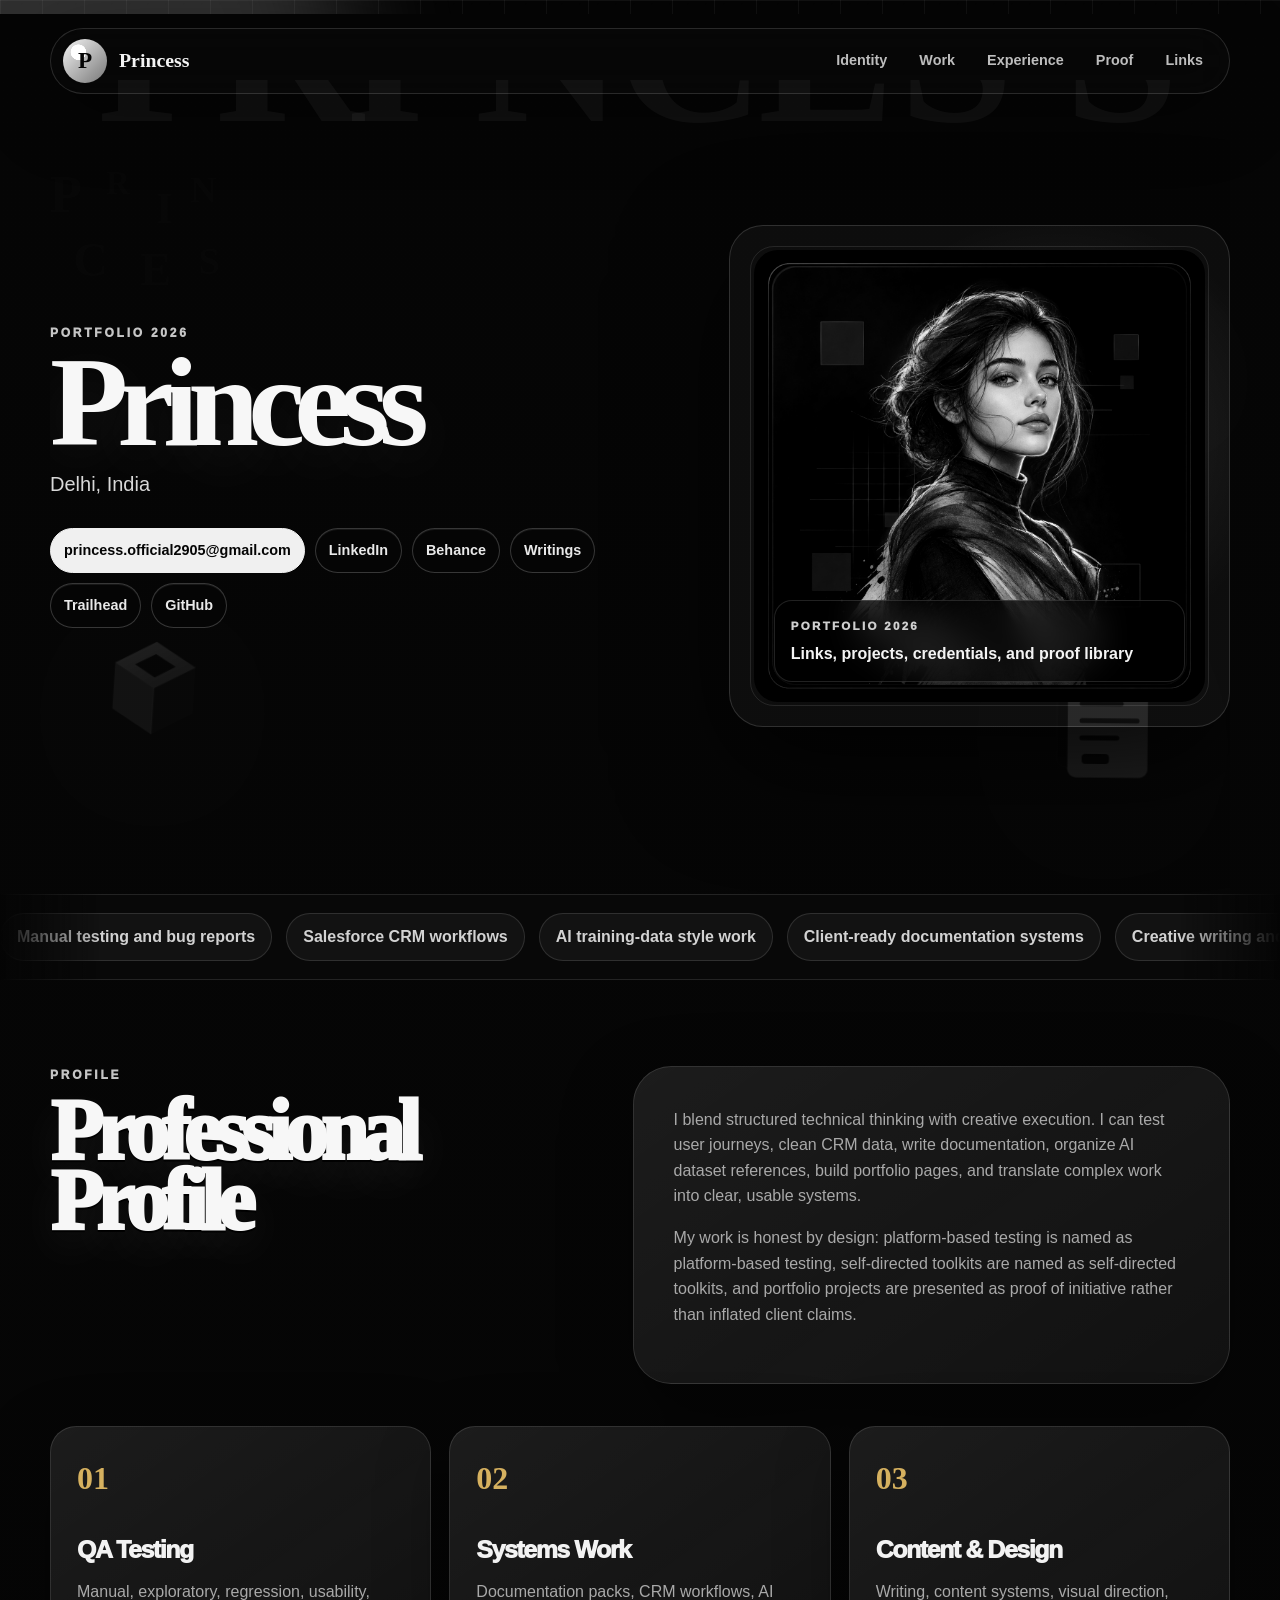
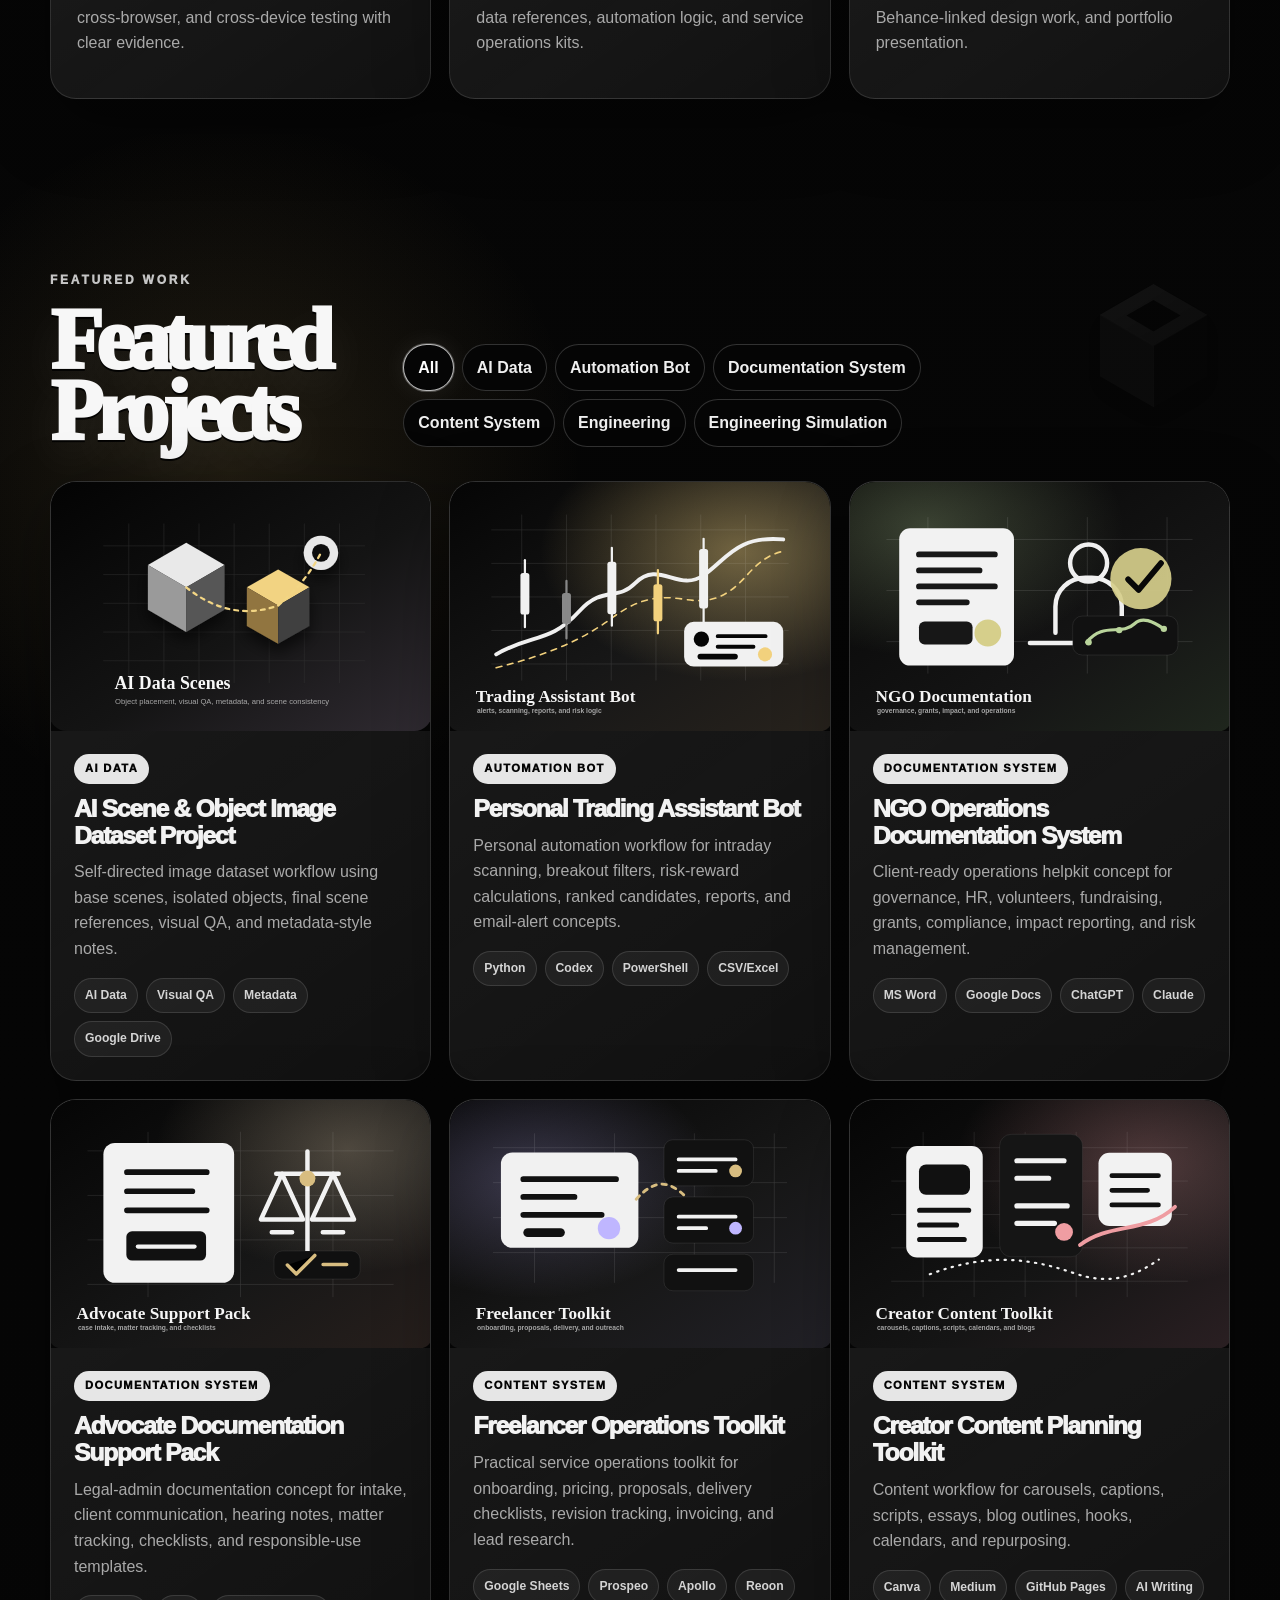
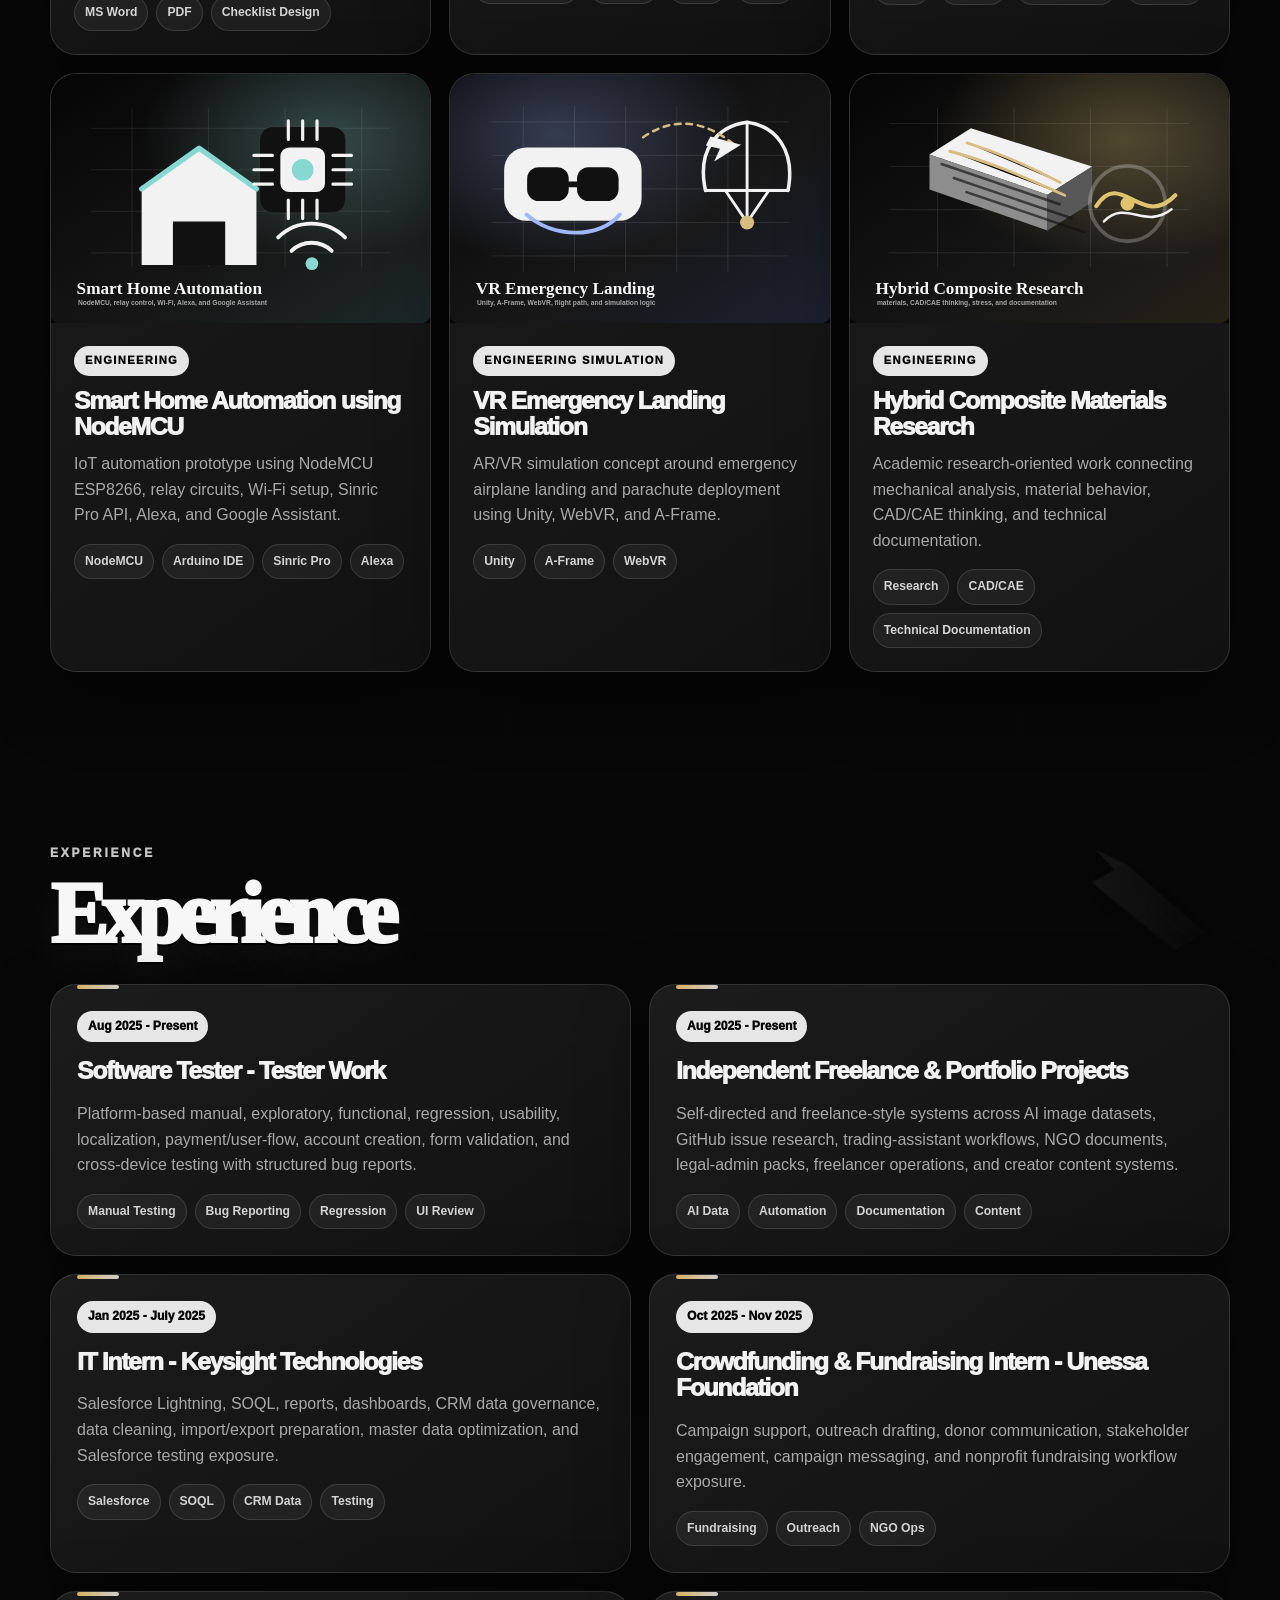
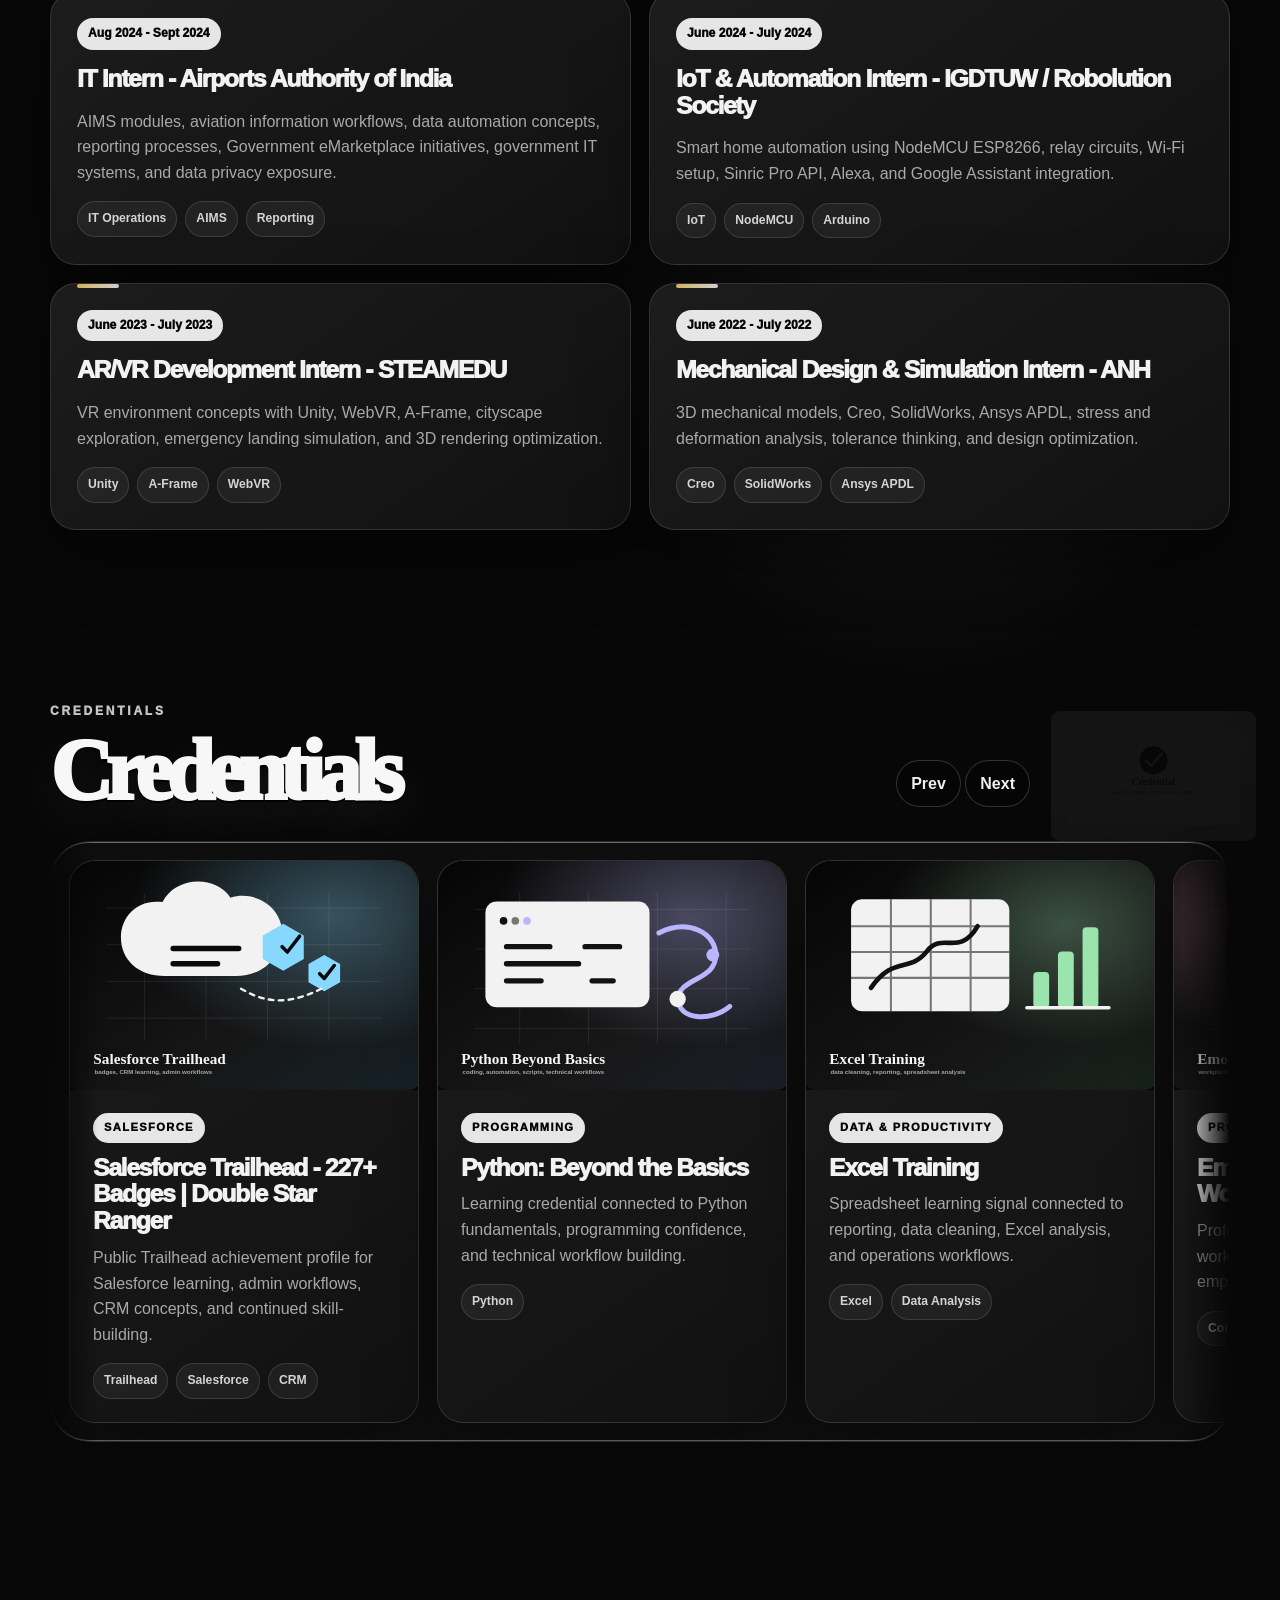
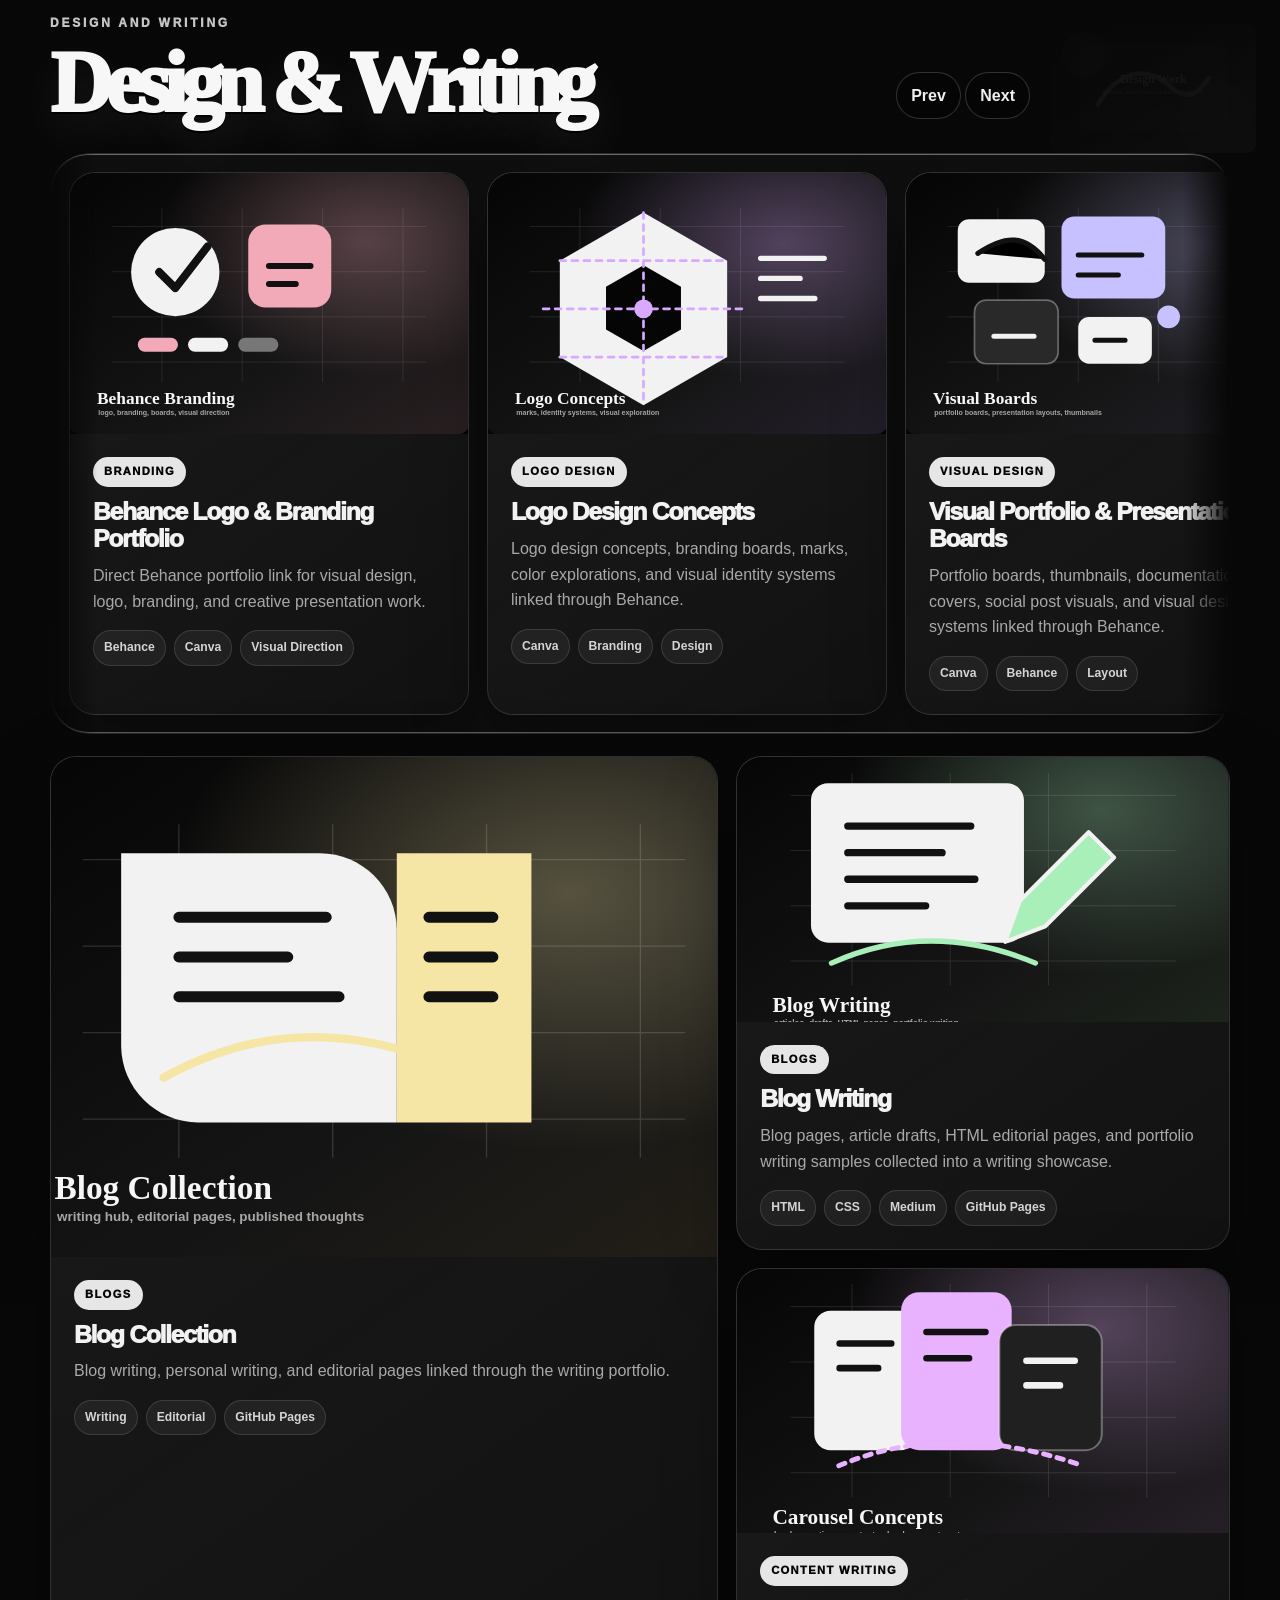
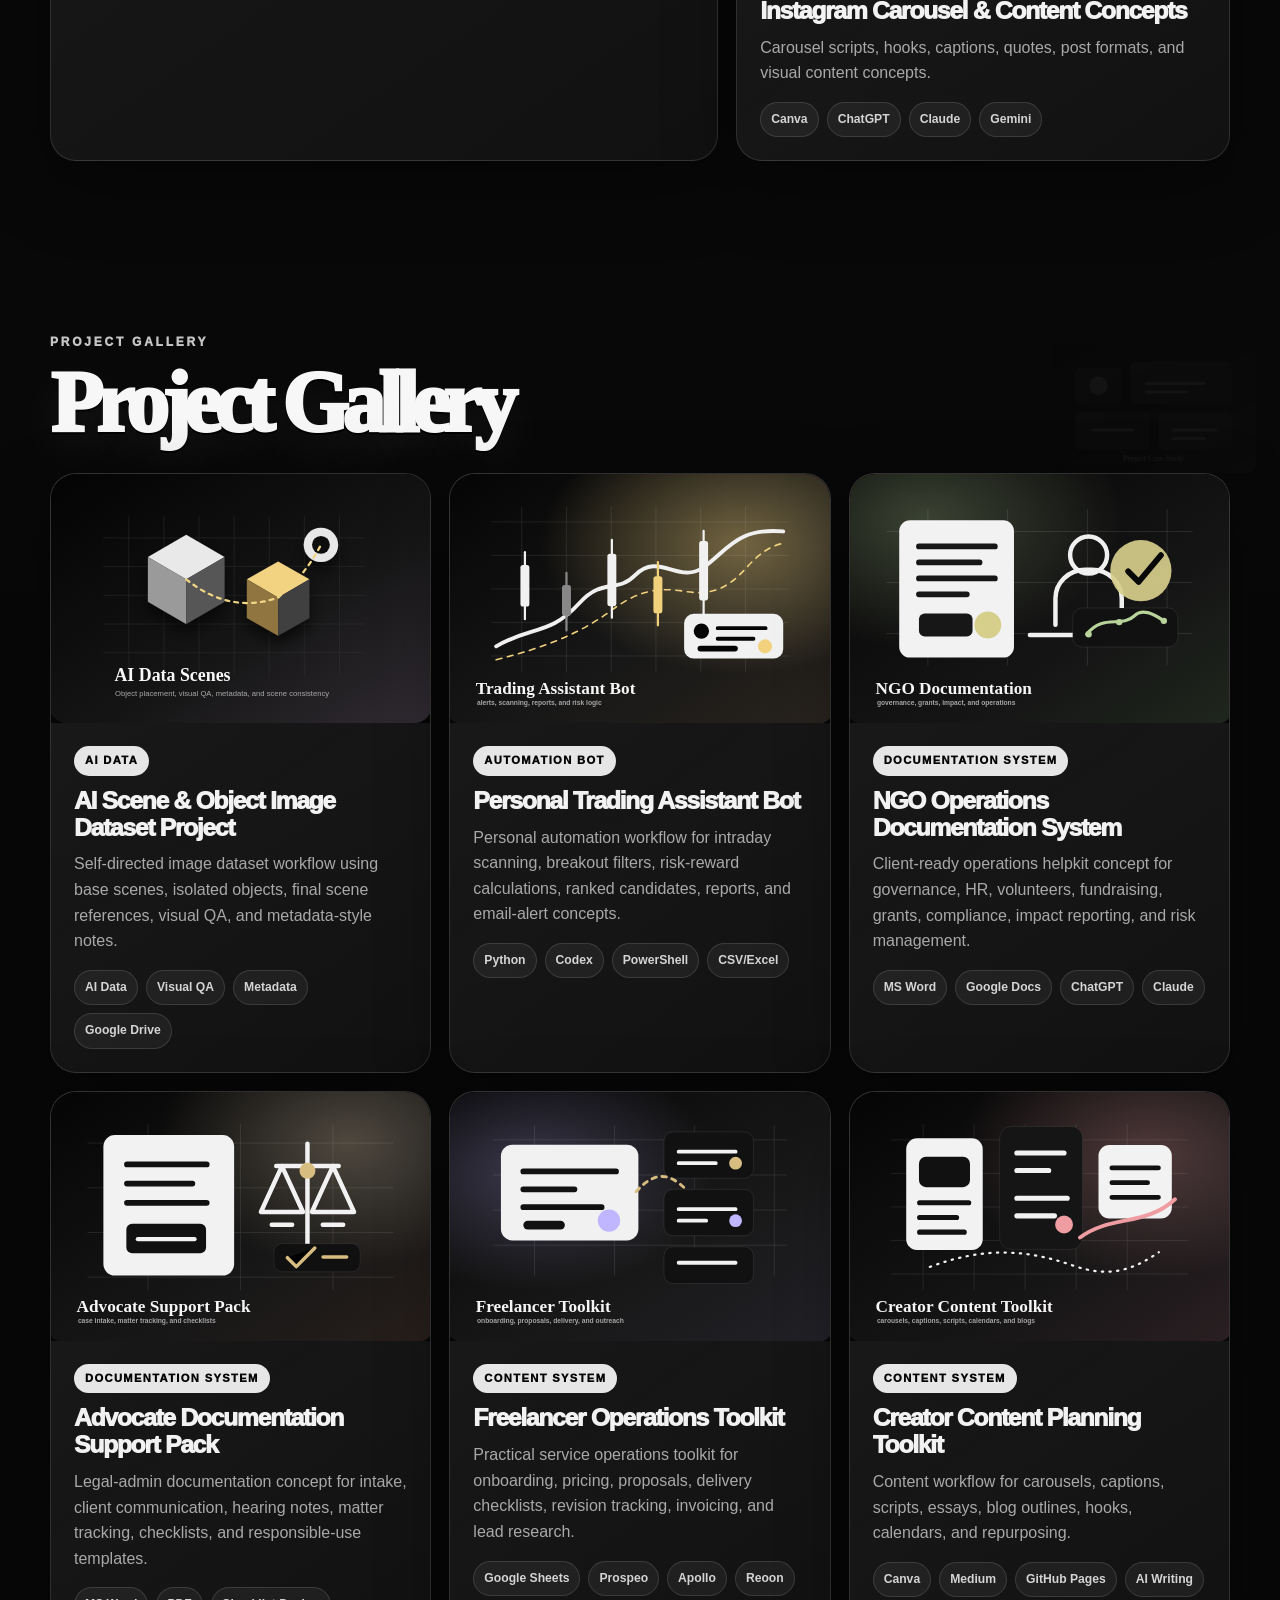
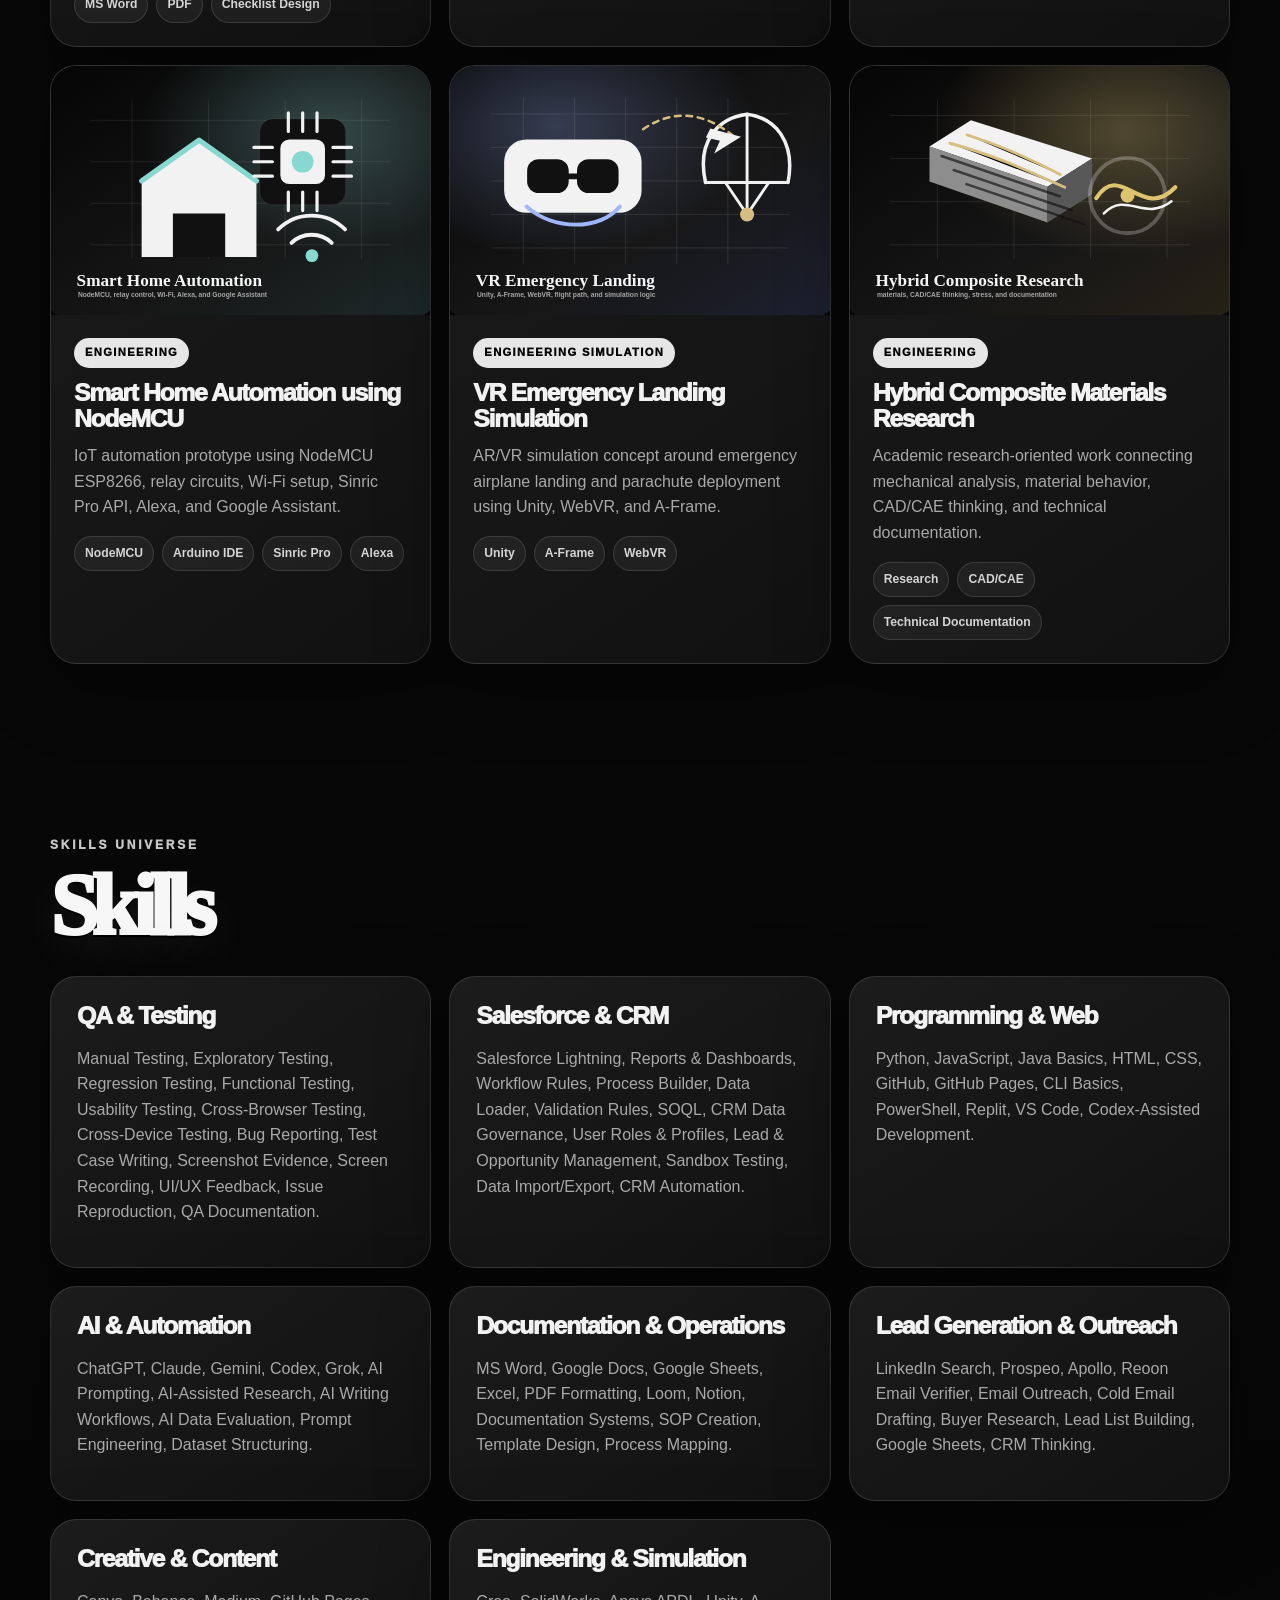
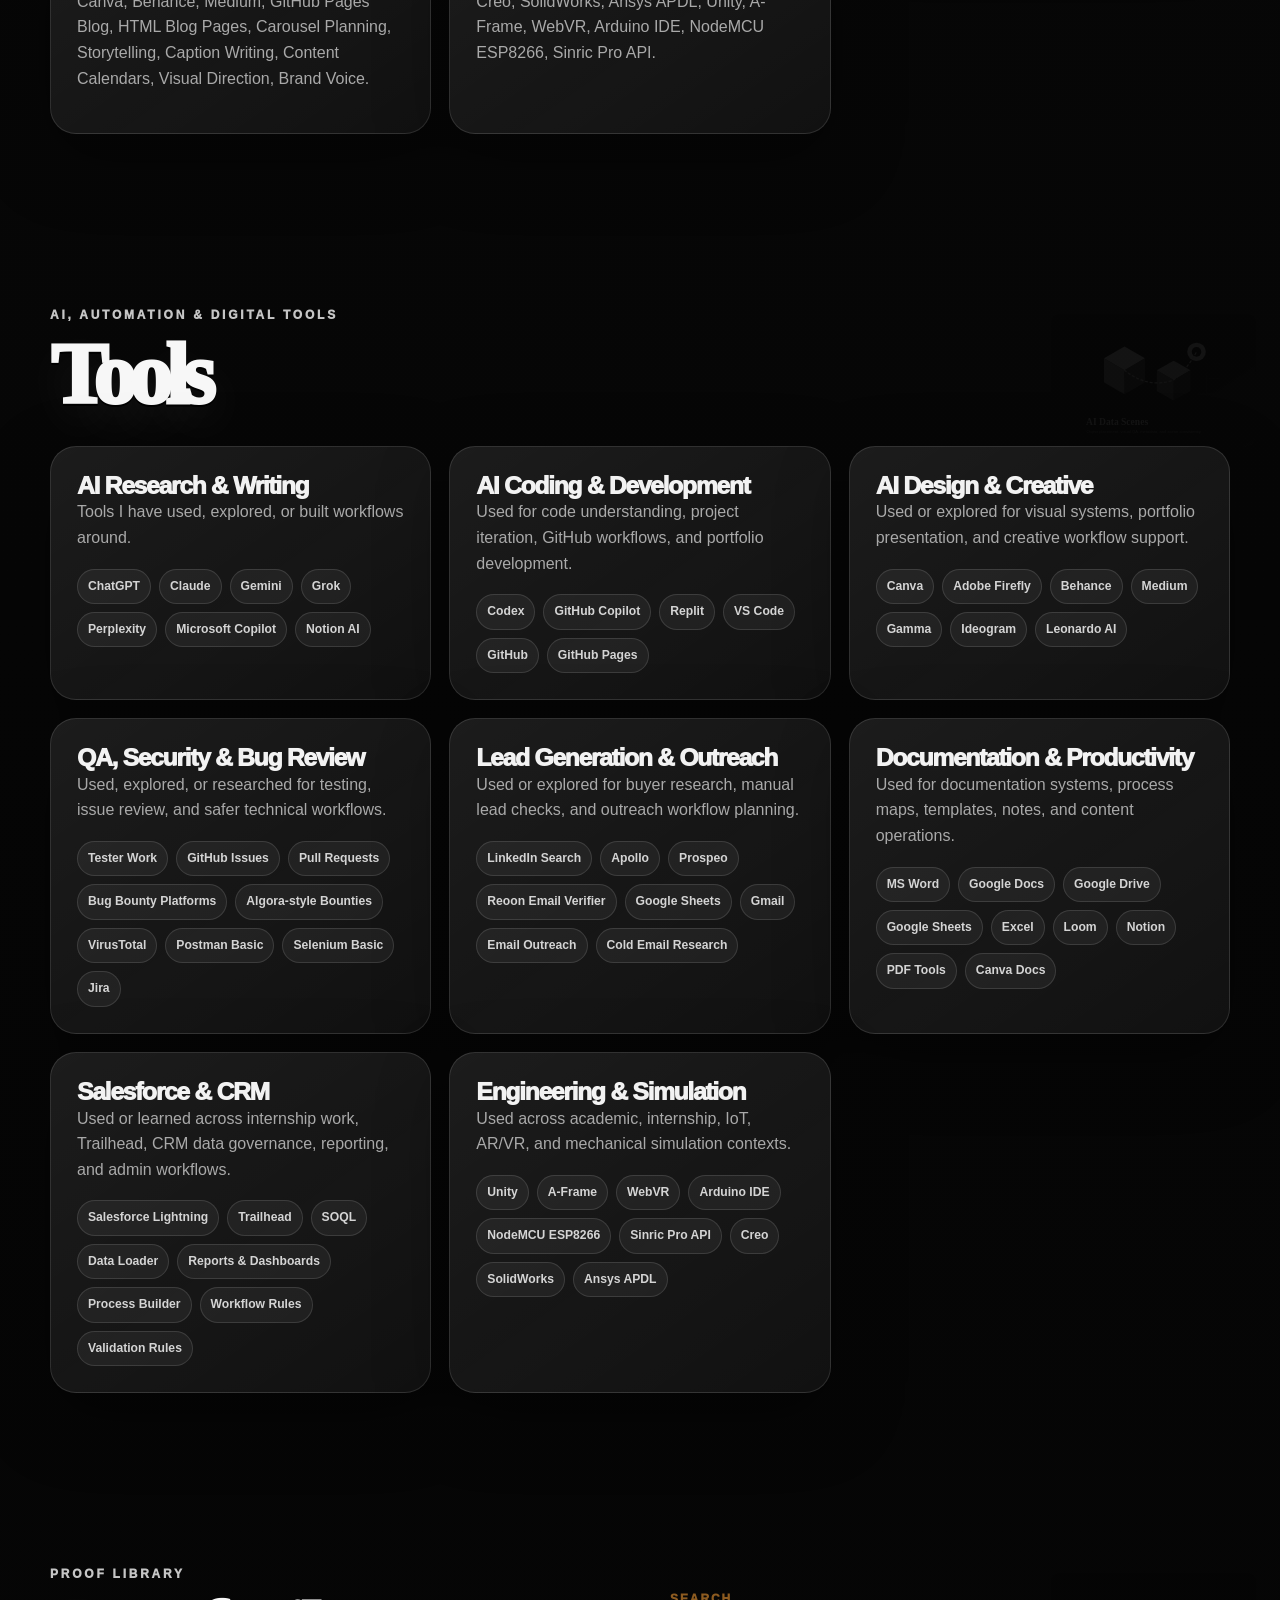
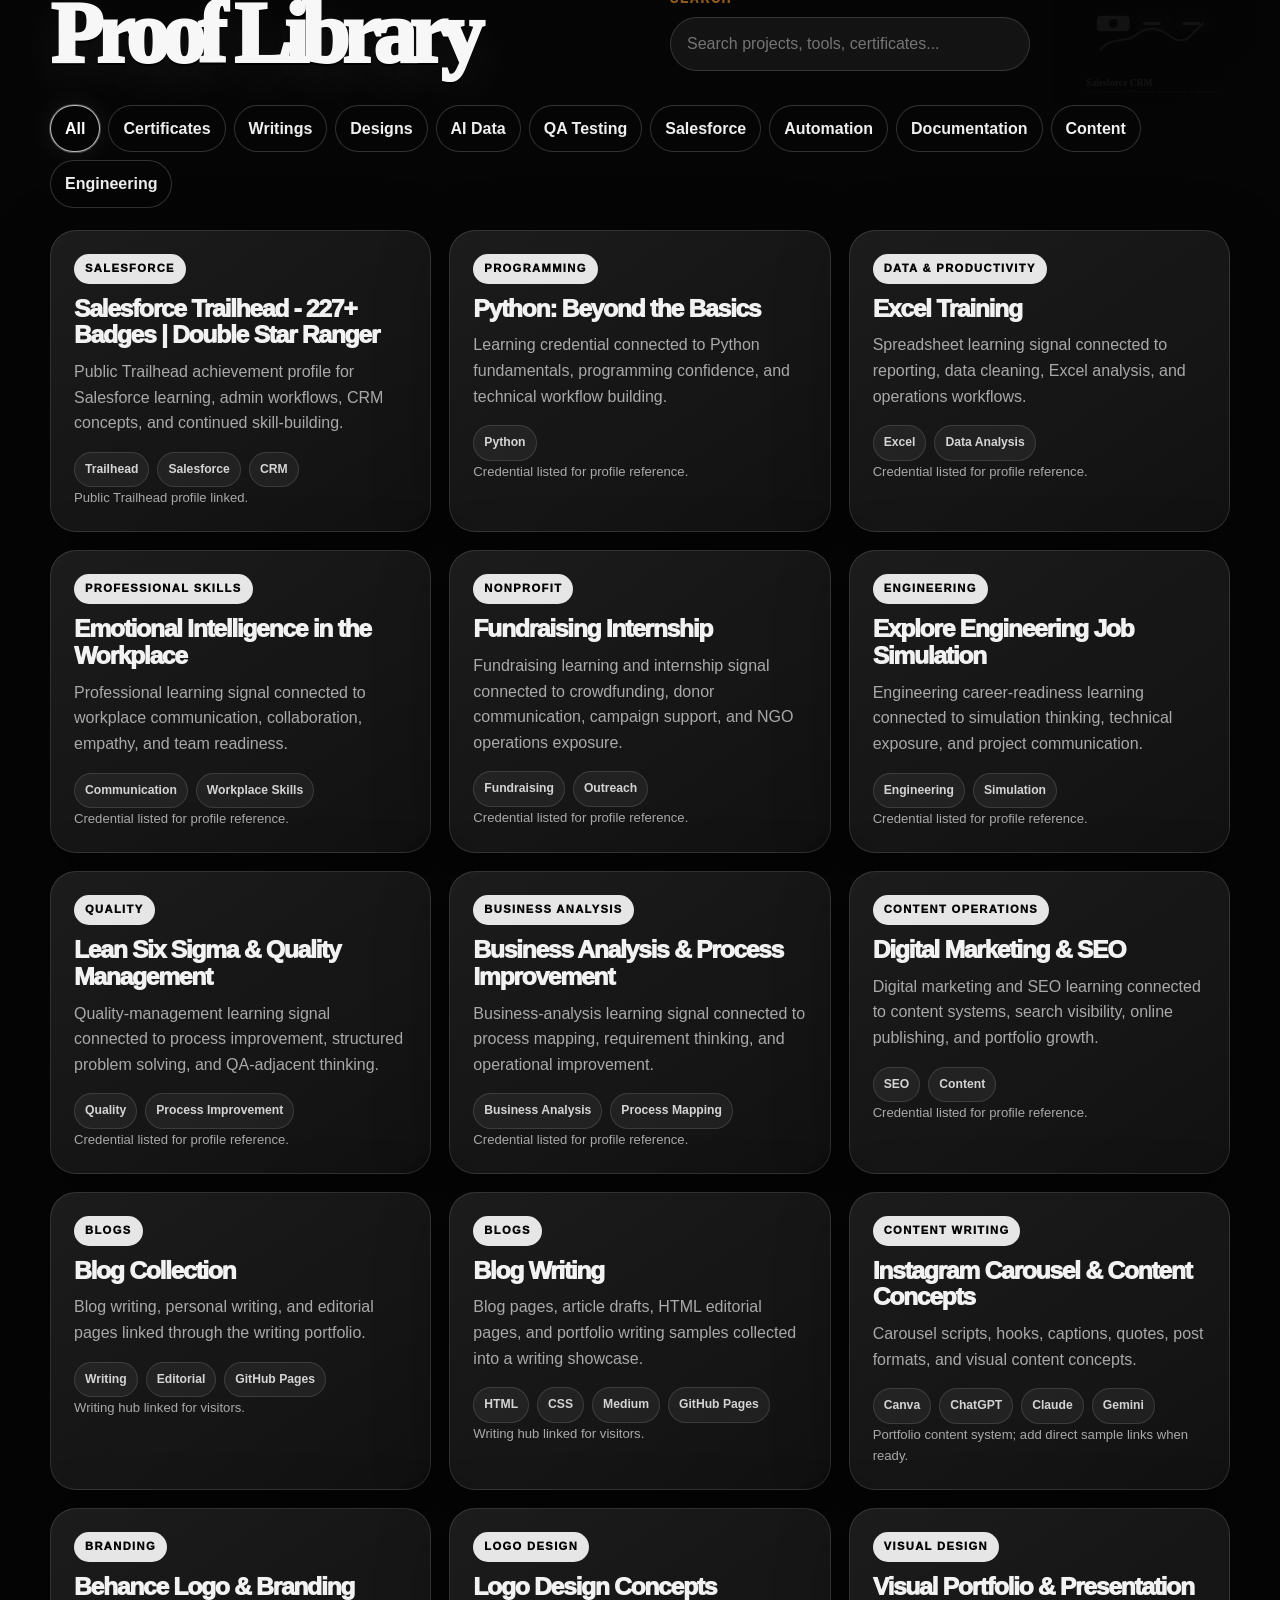
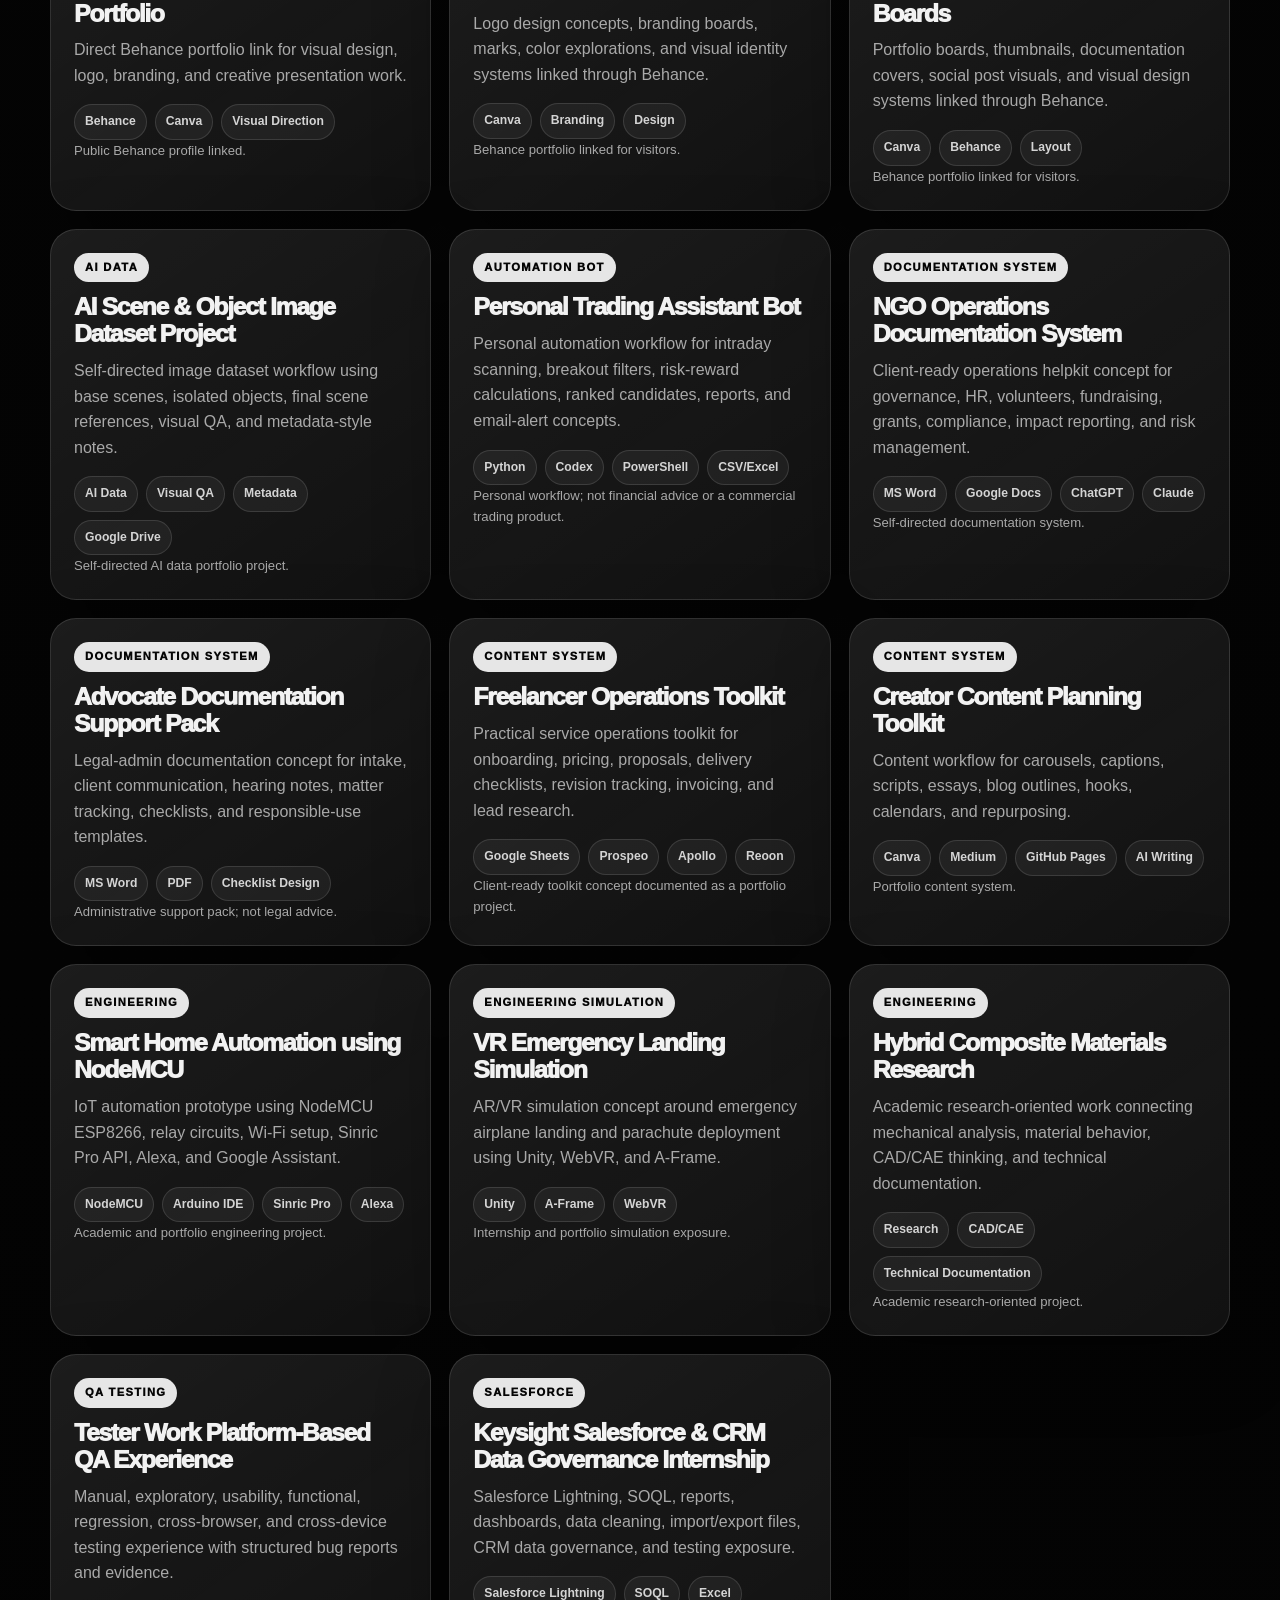
<file: index.html>
<!DOCTYPE html>
<html lang="en">
<head>
  <meta charset="UTF-8">
  <meta name="viewport" content="width=device-width, initial-scale=1.0">
  <meta name="description" content="Princess portfolio across QA testing, Salesforce, AI data, automation, documentation, writing, and design.">
  <meta name="keywords" content="Princess, QA Tester, Salesforce Admin, AI Data, Technical Documentation, Portfolio, GitHub Pages">
  <meta name="author" content="Princess">
  <meta property="og:title" content="Princess - Portfolio">
  <meta property="og:description" content="A curated proof-of-work portfolio across QA, Salesforce, AI data, automation, documentation, writing, and design.">
  <meta property="og:type" content="website">
  <meta property="og:image" content="assets/images/hero-woman-portrait.png">
  <meta property="og:url" content="https://princessofficial2905.github.io/Portfolio/">
  <meta name="theme-color" content="#f5ecdf">
  <title>Princess | Portfolio</title>
  <link rel="icon" type="image/svg+xml" href="assets/icons/favicon.svg">
  <link rel="stylesheet" href="styles.css">
</head>
<body>
  <div class="grain" aria-hidden="true"></div>
  <div class="page-glow glow-one" aria-hidden="true"></div>
  <div class="page-glow glow-two" aria-hidden="true"></div>
  <div class="floating-art-layer" aria-hidden="true">
    <img class="float-art art-letters" src="assets/images/floating-letters.svg" alt="" data-depth="-0.04">
    <img class="float-art art-pen" src="assets/images/floating-pen.svg" alt="" data-depth="0.06">
    <img class="float-art art-cube" src="assets/images/floating-cube.svg" alt="" data-depth="-0.08">
    <img class="float-art art-doc" src="assets/images/floating-doc.svg" alt="" data-depth="0.045">
  </div>

  <header class="site-header" id="top">
    <a class="brand" href="#top" aria-label="Princess portfolio home">
      <span class="brand-mark">P</span>
      <span class="brand-text">
        <strong>Princess</strong>
      </span>
    </a>

    <button class="nav-toggle" type="button" aria-label="Open navigation" aria-expanded="false">
      <span></span>
      <span></span>
      <span></span>
    </button>

    <nav class="main-nav" aria-label="Primary navigation">
      <a href="#identity">Identity</a>
      <a href="#work">Work</a>
      <a href="#experience">Experience</a>
      <a href="#proof-library">Proof</a>
      <a href="#links">Links</a>
    </nav>
  </header>

  <main>
    <section class="hero section-shell" id="identity">
      <div class="letter-rain" aria-hidden="true">
        <span style="--x: 4%; --d: 0s;">P</span>
        <span style="--x: 14%; --d: -4s;">R</span>
        <span style="--x: 25%; --d: -9s;">I</span>
        <span style="--x: 36%; --d: -2s;">N</span>
        <span style="--x: 48%; --d: -7s;">C</span>
        <span style="--x: 60%; --d: -12s;">E</span>
        <span style="--x: 72%; --d: -5s;">S</span>
        <span style="--x: 86%; --d: -10s;">S</span>
      </div>
      <div class="hero-copy reveal">
        <p class="eyebrow">Portfolio 2026</p>
        <h1>Princess</h1>
        <p class="hero-lede">Delhi, India</p>

        <div class="front-links" aria-label="Primary contact links">
          <a href="mailto:princess.official2905@gmail.com">princess.official2905@gmail.com</a>
          <a href="https://www.linkedin.com/in/princess2905" target="_blank" rel="noopener">LinkedIn</a>
          <a href="https://www.behance.net/princess2905" target="_blank" rel="noopener">Behance</a>
          <a href="https://princessofficial2905.github.io/Writings/" target="_blank" rel="noopener">Writings</a>
          <a href="https://www.salesforce.com/trailblazer/princessadmin" target="_blank" rel="noopener">Trailhead</a>
          <a href="https://github.com/princessofficial2905" target="_blank" rel="noopener">GitHub</a>
        </div>
      </div>

      <aside class="portrait-stage reveal" aria-label="Illustrated portrait panel">
        <img src="assets/images/hero-woman-portrait.png" alt="Monochrome editorial pencil-art woman illustration">
        <div class="portrait-caption">
          <span>Portfolio 2026</span>
          <strong>Links, projects, credentials, and proof library</strong>
        </div>
      </aside>
    </section>

    <section class="signal-strip" aria-label="Portfolio highlights">
      <span>Manual testing and bug reports</span>
      <span>Salesforce CRM workflows</span>
      <span>AI training-data style work</span>
      <span>Client-ready documentation systems</span>
      <span>Creative writing and visual direction</span>
    </section>

    <section class="section-shell intro-panel" id="about">
      <div class="section-kicker reveal">
        <p class="eyebrow">Profile</p>
        <h2>Professional Profile</h2>
      </div>
      <div class="intro-copy reveal">
        <p>I blend structured technical thinking with creative execution. I can test user journeys, clean CRM data, write documentation, organize AI dataset references, build portfolio pages, and translate complex work into clear, usable systems.</p>
        <p>My work is honest by design: platform-based testing is named as platform-based testing, self-directed toolkits are named as self-directed toolkits, and portfolio projects are presented as proof of initiative rather than inflated client claims.</p>
      </div>
      <div class="profile-cards">
        <article class="profile-card reveal">
          <span>01</span>
          <h3>QA Testing</h3>
          <p>Manual, exploratory, regression, usability, cross-browser, and cross-device testing with clear evidence.</p>
        </article>
        <article class="profile-card reveal">
          <span>02</span>
          <h3>Systems Work</h3>
          <p>Documentation packs, CRM workflows, AI data references, automation logic, and service operations kits.</p>
        </article>
        <article class="profile-card reveal">
          <span>03</span>
          <h3>Content & Design</h3>
          <p>Writing, content systems, visual direction, Behance-linked design work, and portfolio presentation.</p>
        </article>
      </div>
    </section>

    <section class="section-shell" id="work">
      <div class="section-heading split reveal">
        <div>
          <p class="eyebrow">Featured work</p>
          <h2>Featured Projects</h2>
        </div>
        <div class="filter-row" id="projectFilters" aria-label="Project filters"></div>
      </div>
      <div class="card-grid project-grid" id="projectGrid"></div>
    </section>

    <section class="section-shell" id="experience">
      <div class="section-heading reveal">
        <p class="eyebrow">Experience</p>
        <h2>Experience</h2>
      </div>

      <div class="timeline">
        <article class="timeline-card reveal">
          <span class="timeline-date">Aug 2025 - Present</span>
          <h3>Software Tester - Tester Work</h3>
          <p>Platform-based manual, exploratory, functional, regression, usability, localization, payment/user-flow, account creation, form validation, and cross-device testing with structured bug reports.</p>
          <div class="mini-chips"><span>Manual Testing</span><span>Bug Reporting</span><span>Regression</span><span>UI Review</span></div>
        </article>
        <article class="timeline-card reveal">
          <span class="timeline-date">Aug 2025 - Present</span>
          <h3>Independent Freelance & Portfolio Projects</h3>
          <p>Self-directed and freelance-style systems across AI image datasets, GitHub issue research, trading-assistant workflows, NGO documents, legal-admin packs, freelancer operations, and creator content systems.</p>
          <div class="mini-chips"><span>AI Data</span><span>Automation</span><span>Documentation</span><span>Content</span></div>
        </article>
        <article class="timeline-card reveal">
          <span class="timeline-date">Jan 2025 - July 2025</span>
          <h3>IT Intern - Keysight Technologies</h3>
          <p>Salesforce Lightning, SOQL, reports, dashboards, CRM data governance, data cleaning, import/export preparation, master data optimization, and Salesforce testing exposure.</p>
          <div class="mini-chips"><span>Salesforce</span><span>SOQL</span><span>CRM Data</span><span>Testing</span></div>
        </article>
        <article class="timeline-card reveal">
          <span class="timeline-date">Oct 2025 - Nov 2025</span>
          <h3>Crowdfunding & Fundraising Intern - Unessa Foundation</h3>
          <p>Campaign support, outreach drafting, donor communication, stakeholder engagement, campaign messaging, and nonprofit fundraising workflow exposure.</p>
          <div class="mini-chips"><span>Fundraising</span><span>Outreach</span><span>NGO Ops</span></div>
        </article>
        <article class="timeline-card reveal">
          <span class="timeline-date">Aug 2024 - Sept 2024</span>
          <h3>IT Intern - Airports Authority of India</h3>
          <p>AIMS modules, aviation information workflows, data automation concepts, reporting processes, Government eMarketplace initiatives, government IT systems, and data privacy exposure.</p>
          <div class="mini-chips"><span>IT Operations</span><span>AIMS</span><span>Reporting</span></div>
        </article>
        <article class="timeline-card reveal">
          <span class="timeline-date">June 2024 - July 2024</span>
          <h3>IoT & Automation Intern - IGDTUW / Robolution Society</h3>
          <p>Smart home automation using NodeMCU ESP8266, relay circuits, Wi-Fi setup, Sinric Pro API, Alexa, and Google Assistant integration.</p>
          <div class="mini-chips"><span>IoT</span><span>NodeMCU</span><span>Arduino</span></div>
        </article>
        <article class="timeline-card reveal">
          <span class="timeline-date">June 2023 - July 2023</span>
          <h3>AR/VR Development Intern - STEAMEDU</h3>
          <p>VR environment concepts with Unity, WebVR, A-Frame, cityscape exploration, emergency landing simulation, and 3D rendering optimization.</p>
          <div class="mini-chips"><span>Unity</span><span>A-Frame</span><span>WebVR</span></div>
        </article>
        <article class="timeline-card reveal">
          <span class="timeline-date">June 2022 - July 2022</span>
          <h3>Mechanical Design & Simulation Intern - ANH</h3>
          <p>3D mechanical models, Creo, SolidWorks, Ansys APDL, stress and deformation analysis, tolerance thinking, and design optimization.</p>
          <div class="mini-chips"><span>Creo</span><span>SolidWorks</span><span>Ansys APDL</span></div>
        </article>
      </div>
    </section>

    <section class="section-shell showcase-section" id="certificates">
      <div class="section-heading split reveal">
        <div>
          <p class="eyebrow">Credentials</p>
          <h2>Credentials</h2>
        </div>
        <div class="carousel-controls">
          <button type="button" data-carousel-prev="certificateTrack" aria-label="Previous certificates">Prev</button>
          <button type="button" data-carousel-next="certificateTrack" aria-label="Next certificates">Next</button>
        </div>
      </div>
      <div class="carousel-window">
        <div class="carousel-track auto-scroll" id="certificateTrack"></div>
      </div>
    </section>

    <section class="section-shell showcase-section" id="designs">
      <div class="section-heading split reveal">
        <div>
          <p class="eyebrow">Design and writing</p>
          <h2>Design & Writing</h2>
        </div>
        <div class="carousel-controls">
          <button type="button" data-carousel-prev="designTrack" aria-label="Previous designs">Prev</button>
          <button type="button" data-carousel-next="designTrack" aria-label="Next designs">Next</button>
        </div>
      </div>
      <div class="carousel-window visual-window">
        <div class="carousel-track auto-scroll reverse" id="designTrack"></div>
      </div>
      <div class="writing-layout" id="writingGrid"></div>
    </section>

    <section class="section-shell" id="major-previews">
      <div class="section-heading reveal">
        <p class="eyebrow">Project gallery</p>
        <h2>Project Gallery</h2>
      </div>
      <div class="preview-grid" id="livePreviewGrid"></div>
    </section>

    <section class="section-shell" id="skills">
      <div class="section-heading reveal">
        <p class="eyebrow">Skills universe</p>
        <h2>Skills</h2>
      </div>
      <div class="skills-universe">
        <article class="skill-planet reveal"><h3>QA & Testing</h3><p>Manual Testing, Exploratory Testing, Regression Testing, Functional Testing, Usability Testing, Cross-Browser Testing, Cross-Device Testing, Bug Reporting, Test Case Writing, Screenshot Evidence, Screen Recording, UI/UX Feedback, Issue Reproduction, QA Documentation.</p></article>
        <article class="skill-planet reveal"><h3>Salesforce & CRM</h3><p>Salesforce Lightning, Reports & Dashboards, Workflow Rules, Process Builder, Data Loader, Validation Rules, SOQL, CRM Data Governance, User Roles & Profiles, Lead & Opportunity Management, Sandbox Testing, Data Import/Export, CRM Automation.</p></article>
        <article class="skill-planet reveal"><h3>Programming & Web</h3><p>Python, JavaScript, Java Basics, HTML, CSS, GitHub, GitHub Pages, CLI Basics, PowerShell, Replit, VS Code, Codex-Assisted Development.</p></article>
        <article class="skill-planet reveal"><h3>AI & Automation</h3><p>ChatGPT, Claude, Gemini, Codex, Grok, AI Prompting, AI-Assisted Research, AI Writing Workflows, AI Data Evaluation, Prompt Engineering, Dataset Structuring.</p></article>
        <article class="skill-planet reveal"><h3>Documentation & Operations</h3><p>MS Word, Google Docs, Google Sheets, Excel, PDF Formatting, Loom, Notion, Documentation Systems, SOP Creation, Template Design, Process Mapping.</p></article>
        <article class="skill-planet reveal"><h3>Lead Generation & Outreach</h3><p>LinkedIn Search, Prospeo, Apollo, Reoon Email Verifier, Email Outreach, Cold Email Drafting, Buyer Research, Lead List Building, Google Sheets, CRM Thinking.</p></article>
        <article class="skill-planet reveal"><h3>Creative & Content</h3><p>Canva, Behance, Medium, GitHub Pages Blog, HTML Blog Pages, Carousel Planning, Storytelling, Caption Writing, Content Calendars, Visual Direction, Brand Voice.</p></article>
        <article class="skill-planet reveal"><h3>Engineering & Simulation</h3><p>Creo, SolidWorks, Ansys APDL, Unity, A-Frame, WebVR, Arduino IDE, NodeMCU ESP8266, Sinric Pro API.</p></article>
      </div>
    </section>

    <section class="section-shell tools-section" id="tools">
      <div class="section-heading reveal">
        <p class="eyebrow">AI, Automation & Digital Tools</p>
        <h2>Tools</h2>
      </div>
      <div class="tools-grid" id="toolsGrid"></div>
    </section>

    <section class="section-shell proof-library-section" id="proof-library">
      <div class="section-heading split reveal">
        <div>
          <p class="eyebrow">Proof library</p>
          <h2>Proof Library</h2>
        </div>
        <label class="search-box">
          <span>Search</span>
          <input type="search" id="librarySearch" placeholder="Search projects, tools, certificates...">
        </label>
      </div>
      <div class="filter-row library-filters" id="libraryFilters" aria-label="Proof library filters"></div>
      <div class="library-grid" id="libraryGrid"></div>
    </section>

    <section class="section-shell links-wall-section" id="links">
      <div class="section-heading reveal">
        <p class="eyebrow">Profiles</p>
        <h2>Account Links</h2>
      </div>
      <div class="links-wall" id="featuredLinksGrid"></div>
    </section>

  </main>

  <footer class="site-footer">
    <p>Princess | Portfolio</p>
    <a href="#top">Back to top</a>
  </footer>

  <script src="portfolio-data.js"></script>
  <script src="script.js"></script>
</body>
</html>
</file>
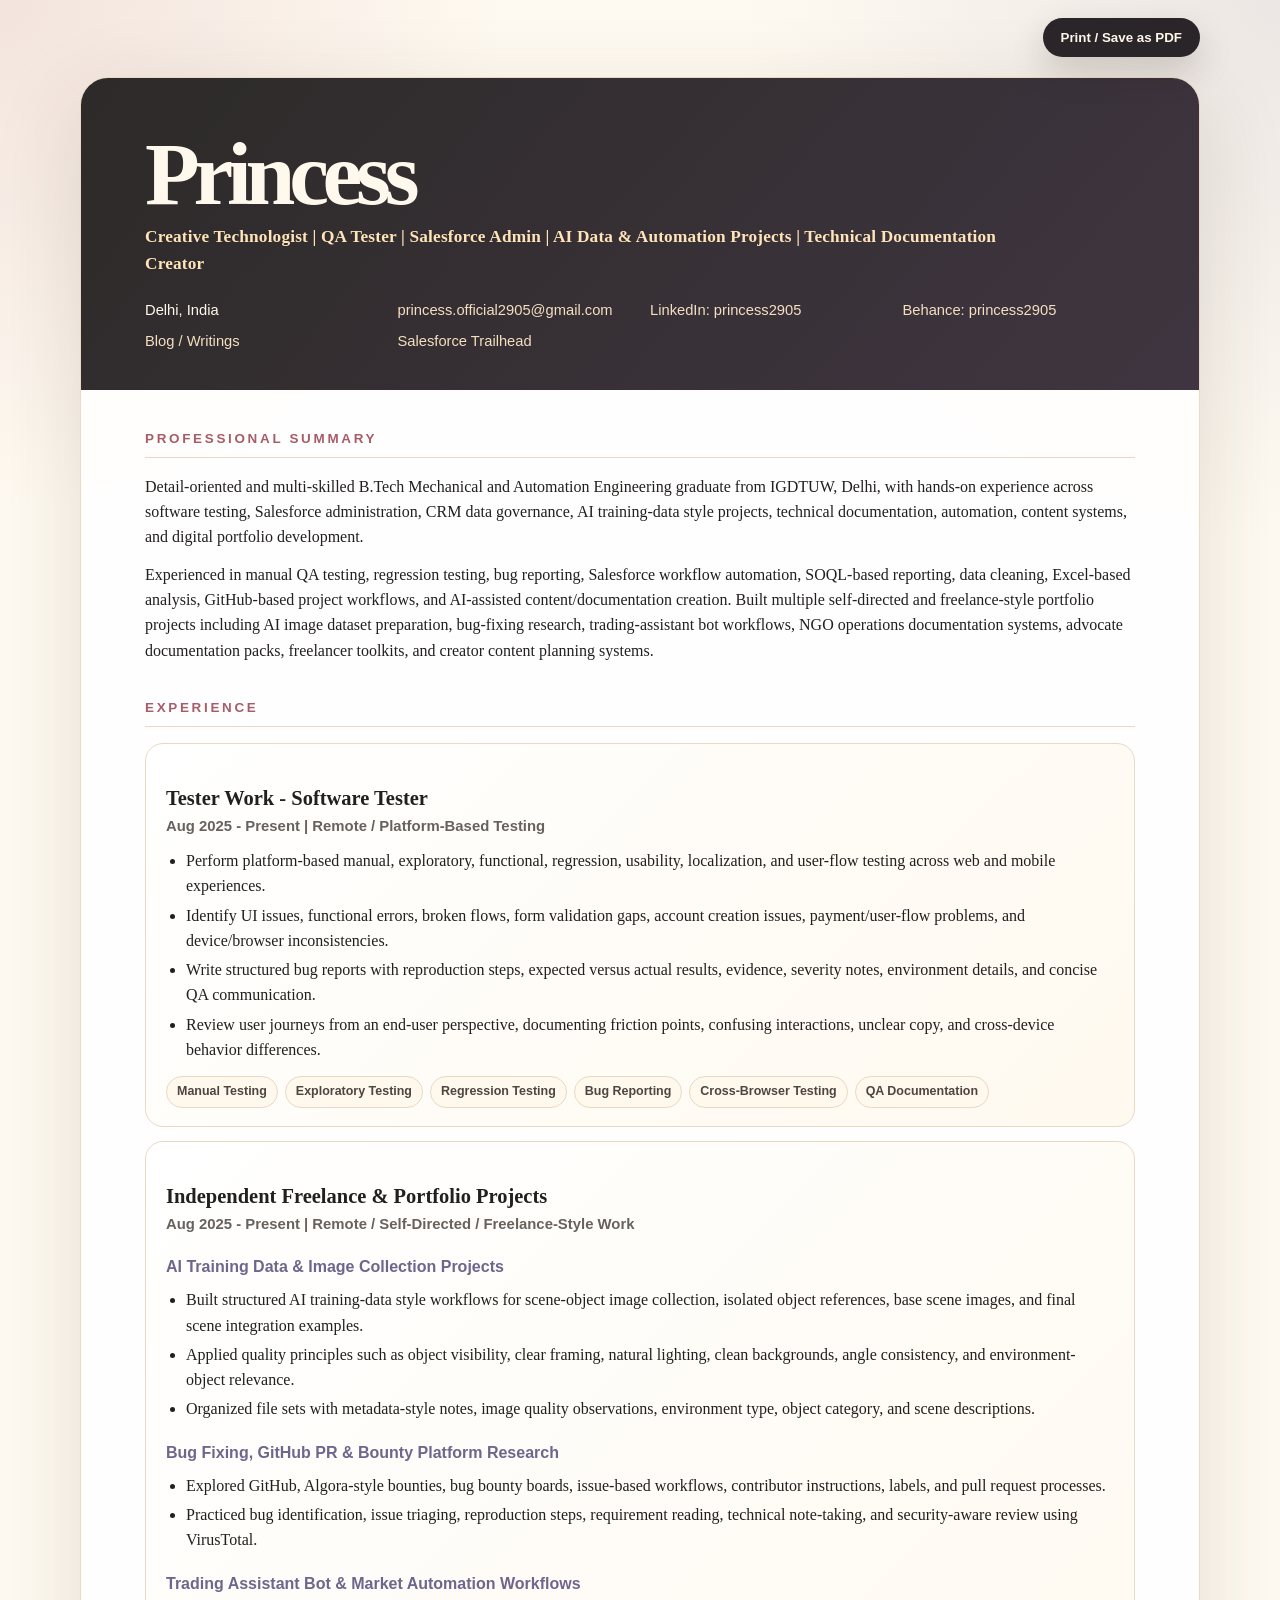
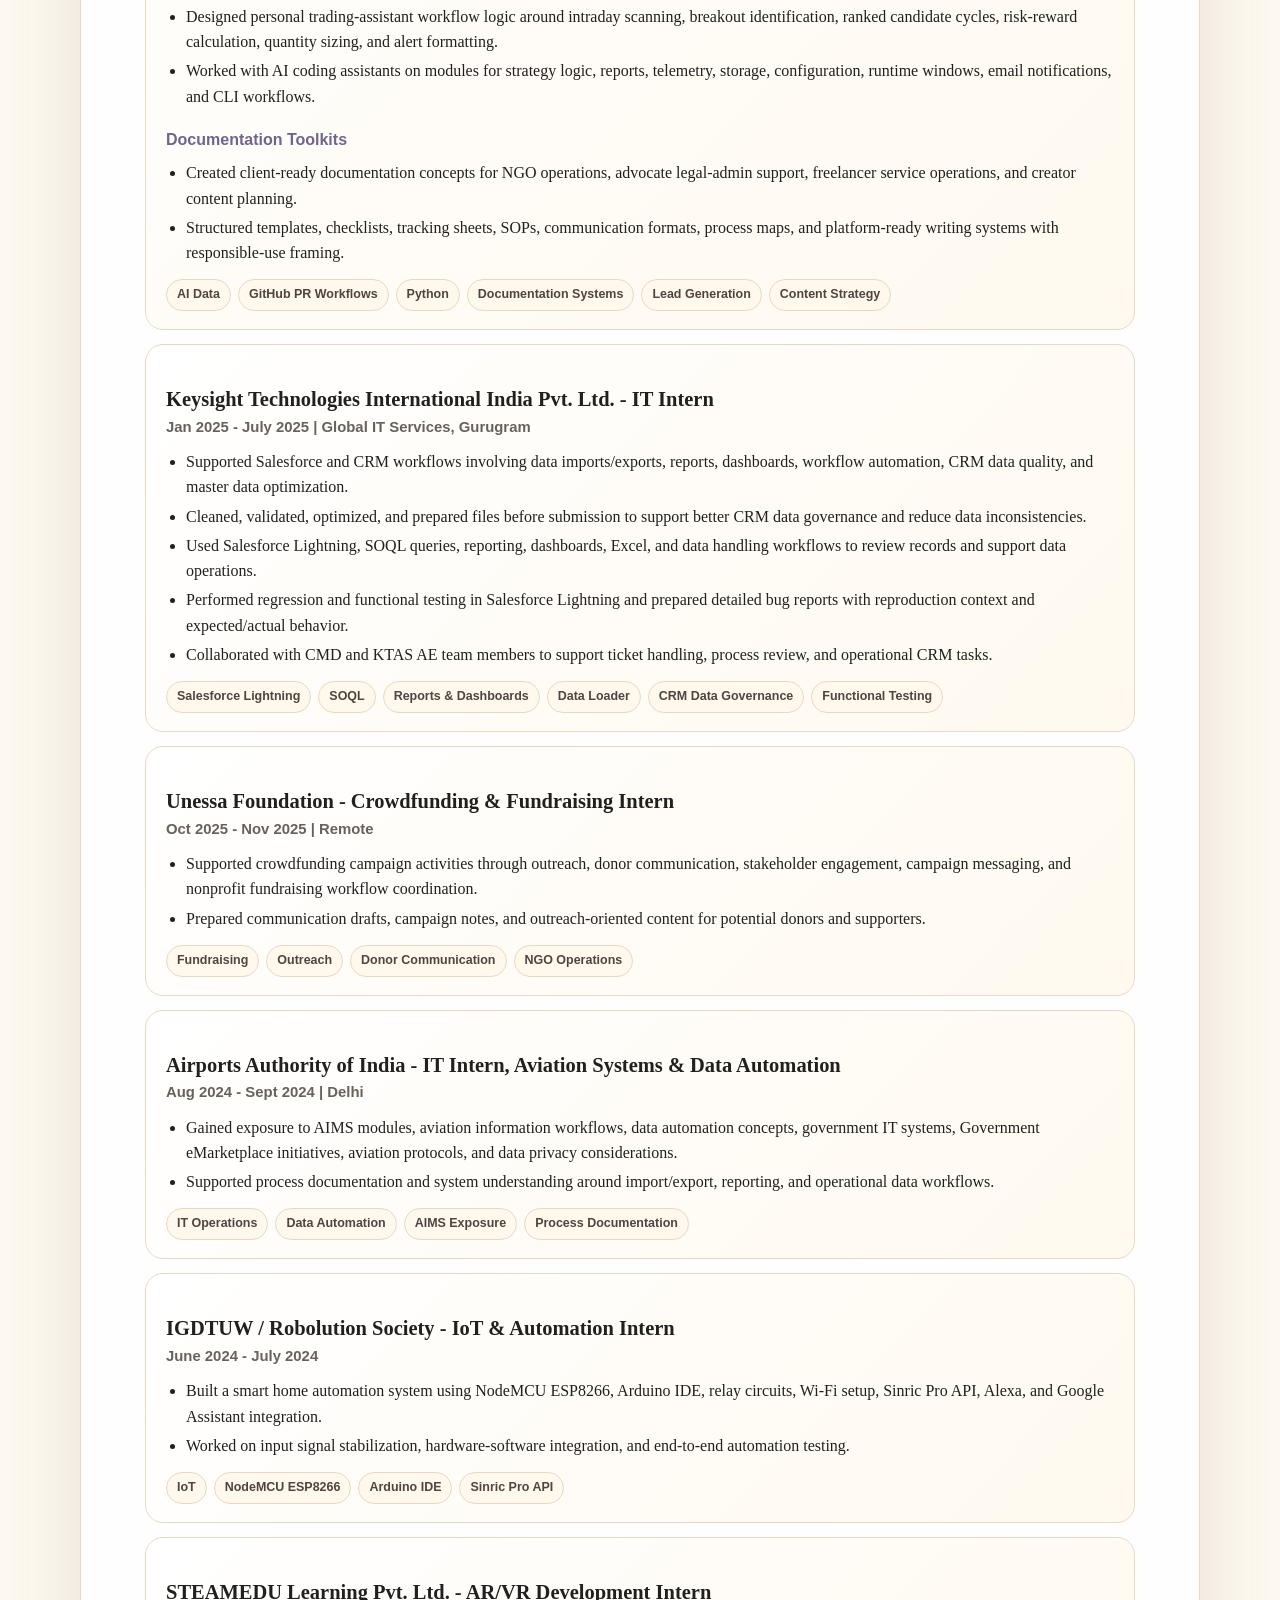
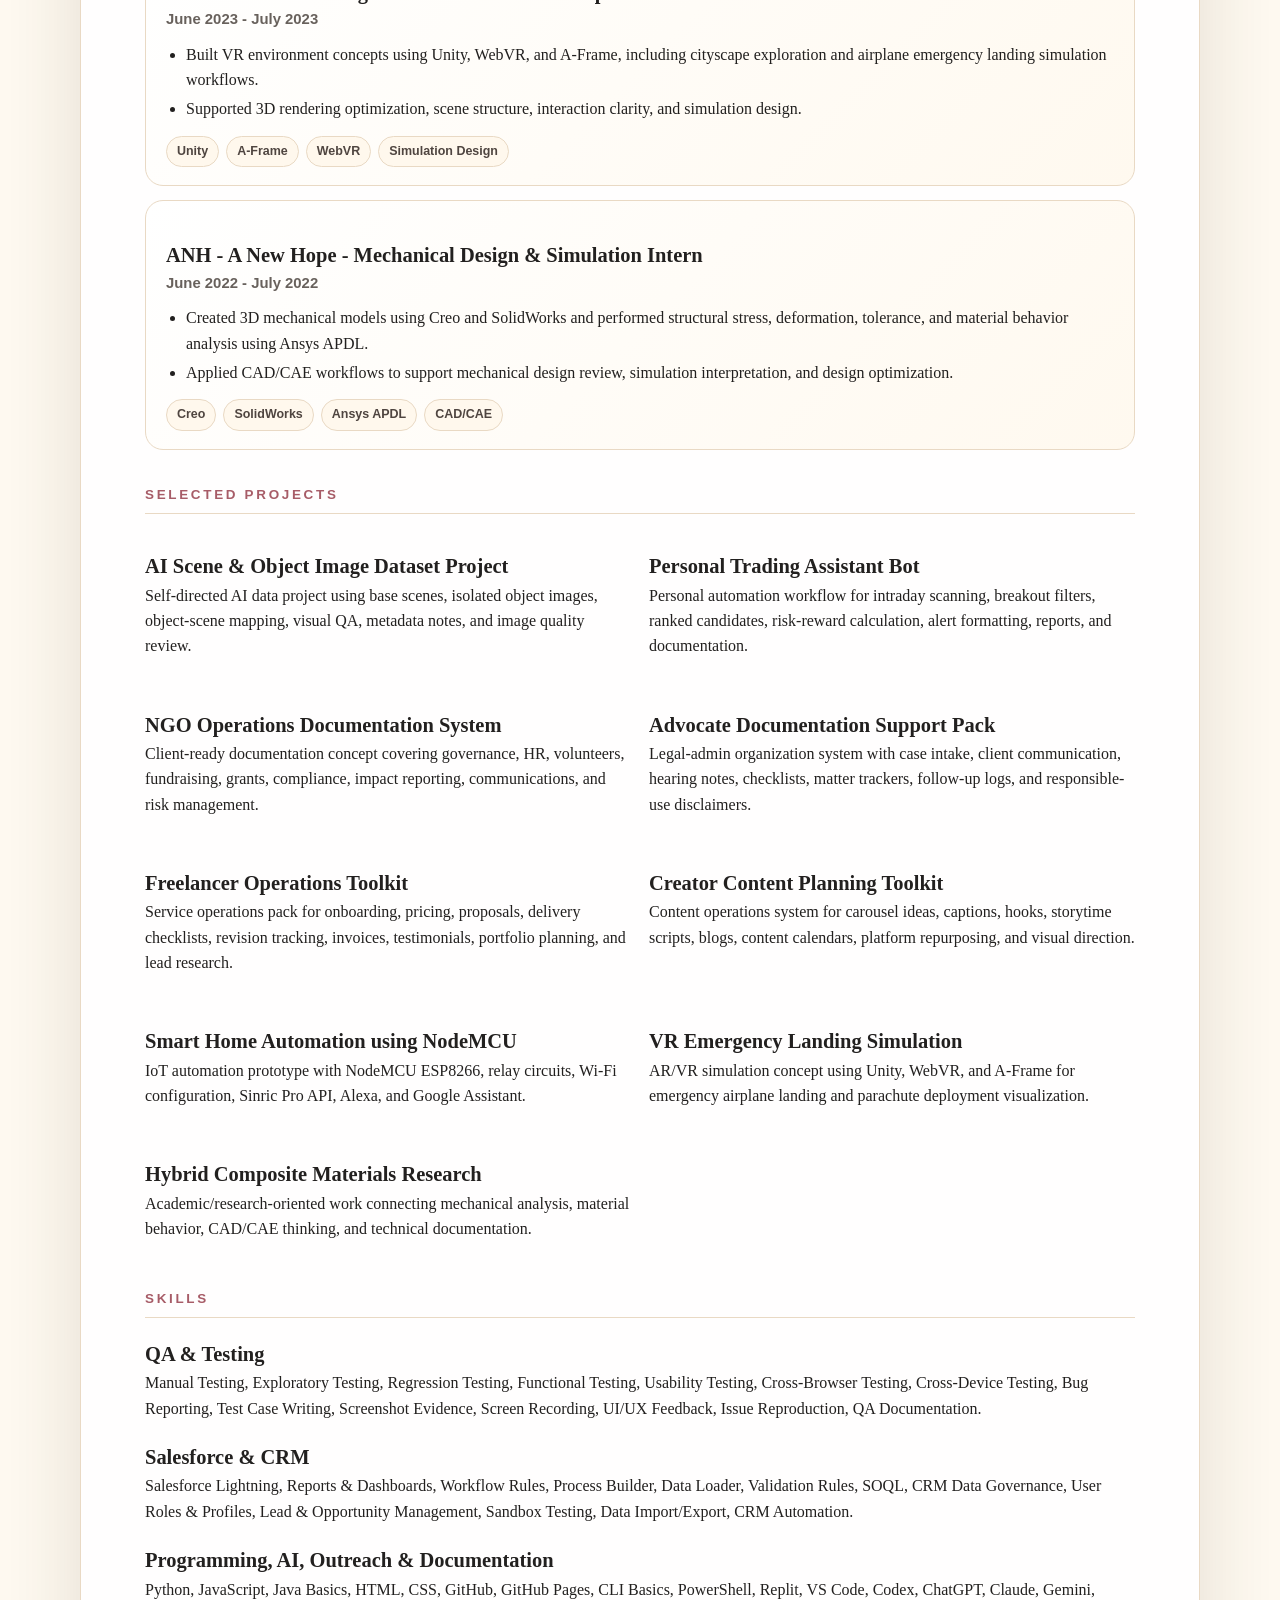
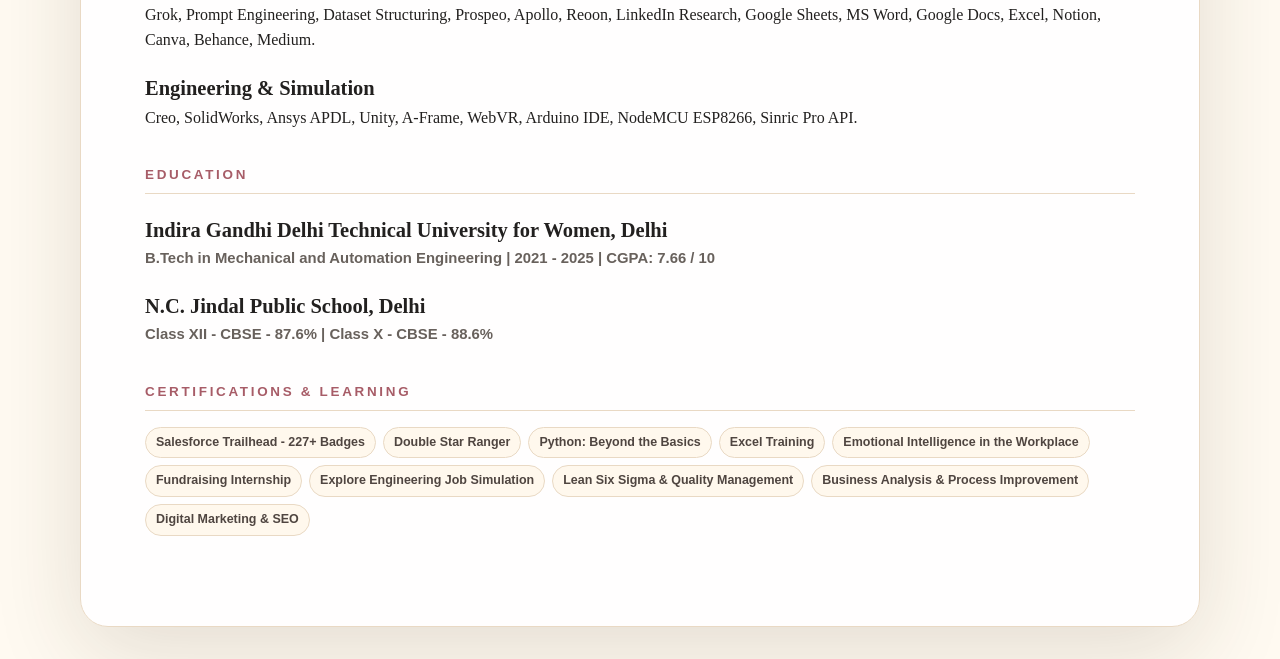
<file: MASTER_RESUME_PRINCESS.html>
<!DOCTYPE html>
<html lang="en">
<head>
  <meta charset="UTF-8">
  <meta name="viewport" content="width=device-width, initial-scale=1.0">
  <meta name="description" content="Master resume for Princess - Creative Technologist, QA Tester, Salesforce Admin, AI Data and Documentation Creator.">
  <title>Princess - Master Resume</title>
  <style>
    :root {
      --ink: #22201f;
      --muted: #68615c;
      --paper: #fffaf1;
      --card: #ffffff;
      --line: #e9d9c4;
      --rose: #a75c67;
      --amber: #b97824;
      --lavender: #6f658d;
    }

    * {
      box-sizing: border-box;
    }

    body {
      margin: 0;
      color: var(--ink);
      background:
        radial-gradient(circle at top left, rgba(167, 92, 103, 0.14), transparent 32rem),
        radial-gradient(circle at top right, rgba(111, 101, 141, 0.13), transparent 34rem),
        var(--paper);
      font-family: Georgia, "Times New Roman", serif;
      line-height: 1.58;
    }

    a {
      color: var(--lavender);
      text-decoration: none;
    }

    a:hover {
      text-decoration: underline;
    }

    .page {
      width: min(1120px, calc(100% - 32px));
      margin: 32px auto;
      background: rgba(255, 255, 255, 0.9);
      border: 1px solid var(--line);
      border-radius: 28px;
      box-shadow: 0 24px 90px rgba(60, 40, 24, 0.14);
      overflow: hidden;
    }

    header {
      padding: 56px 64px 36px;
      background:
        linear-gradient(135deg, rgba(34, 32, 31, 0.95), rgba(56, 45, 57, 0.96)),
        linear-gradient(45deg, rgba(185, 120, 36, 0.2), transparent);
      color: #fff8ec;
    }

    header p,
    header a {
      color: #f5dfc1;
    }

    h1 {
      margin: 0 0 8px;
      font-size: clamp(2.6rem, 7vw, 5.6rem);
      line-height: 0.9;
      letter-spacing: -0.07em;
    }

    .headline {
      max-width: 860px;
      margin: 0 0 22px;
      color: #ffe4b9;
      font-size: 1.08rem;
      font-weight: 700;
      letter-spacing: 0.01em;
    }

    .contact-grid {
      display: grid;
      grid-template-columns: repeat(auto-fit, minmax(220px, 1fr));
      gap: 8px 20px;
      margin-top: 18px;
      font-family: "Segoe UI", sans-serif;
      font-size: 0.92rem;
    }

    main {
      padding: 38px 64px 56px;
    }

    section {
      margin: 0 0 34px;
      break-inside: avoid;
    }

    h2 {
      margin: 0 0 16px;
      color: var(--rose);
      font-family: "Segoe UI", sans-serif;
      font-size: 0.84rem;
      letter-spacing: 0.2em;
      text-transform: uppercase;
      border-bottom: 1px solid var(--line);
      padding-bottom: 8px;
    }

    h3 {
      margin: 24px 0 4px;
      color: var(--ink);
      font-size: 1.28rem;
      line-height: 1.2;
    }

    h4 {
      margin: 18px 0 4px;
      color: var(--lavender);
      font-family: "Segoe UI", sans-serif;
      font-size: 1rem;
    }

    .meta {
      margin: 0 0 10px;
      color: var(--muted);
      font-family: "Segoe UI", sans-serif;
      font-size: 0.93rem;
      font-weight: 650;
    }

    p {
      margin: 0 0 12px;
    }

    ul {
      margin: 8px 0 14px 20px;
      padding: 0;
    }

    li {
      margin: 4px 0;
    }

    .chips {
      display: flex;
      flex-wrap: wrap;
      gap: 7px;
      margin-top: 10px;
    }

    .chip {
      display: inline-flex;
      align-items: center;
      border: 1px solid var(--line);
      border-radius: 999px;
      padding: 5px 10px;
      background: #fff8ed;
      color: #4f4540;
      font-family: "Segoe UI", sans-serif;
      font-size: 0.78rem;
      font-weight: 650;
    }

    .role {
      padding: 18px 20px;
      margin: 14px 0;
      border: 1px solid var(--line);
      border-radius: 18px;
      background: linear-gradient(135deg, #fff, #fff9ef);
      break-inside: avoid;
    }

    .two-col {
      display: grid;
      grid-template-columns: repeat(2, minmax(0, 1fr));
      gap: 18px;
    }

    .print-actions {
      position: sticky;
      top: 16px;
      z-index: 5;
      display: flex;
      justify-content: flex-end;
      width: min(1120px, calc(100% - 32px));
      margin: 18px auto -12px;
      pointer-events: none;
    }

    .print-actions button {
      pointer-events: auto;
      border: 0;
      border-radius: 999px;
      padding: 12px 18px;
      background: #2a2528;
      color: #fff7ea;
      box-shadow: 0 14px 34px rgba(40, 25, 15, 0.18);
      cursor: pointer;
      font-weight: 700;
    }

    @media (max-width: 780px) {
      .page {
        width: min(100% - 18px, 1120px);
        margin: 12px auto;
        border-radius: 18px;
      }

      header,
      main {
        padding-left: 22px;
        padding-right: 22px;
      }

      .two-col {
        grid-template-columns: 1fr;
      }
    }

    @media print {
      @page {
        size: A4;
        margin: 14mm;
      }

      body {
        background: #fff;
        font-size: 10.5pt;
      }

      .print-actions {
        display: none;
      }

      .page {
        width: 100%;
        margin: 0;
        box-shadow: none;
        border: 0;
        border-radius: 0;
      }

      header {
        padding: 0 0 16px;
        background: #fff;
        color: #111;
        border-bottom: 2px solid #111;
      }

      header p,
      header a,
      .headline {
        color: #111;
      }

      main {
        padding: 18px 0 0;
      }

      a {
        color: #111;
      }

      .role {
        border: 1px solid #ddd;
        background: #fff;
      }

      .chip {
        background: #fff;
        color: #111;
        border-color: #ddd;
      }
    }
  </style>
</head>
<body>
  <div class="print-actions">
    <button type="button" onclick="window.print()">Print / Save as PDF</button>
  </div>

  <article class="page">
    <header>
      <h1>Princess</h1>
      <p class="headline">Creative Technologist | QA Tester | Salesforce Admin | AI Data & Automation Projects | Technical Documentation Creator</p>
      <div class="contact-grid" aria-label="Contact and portfolio links">
        <span>Delhi, India</span>
        <a href="mailto:princess.official2905@gmail.com">princess.official2905@gmail.com</a>
        <a href="https://www.linkedin.com/in/princess2905">LinkedIn: princess2905</a>
        <a href="https://www.behance.net/princess2905">Behance: princess2905</a>
        <a href="https://princessofficial2905.github.io/Writings/">Blog / Writings</a>
        <a href="https://www.salesforce.com/trailblazer/princessadmin">Salesforce Trailhead</a>
      </div>
    </header>

    <main>
      <section>
        <h2>Professional Summary</h2>
        <p>Detail-oriented and multi-skilled B.Tech Mechanical and Automation Engineering graduate from IGDTUW, Delhi, with hands-on experience across software testing, Salesforce administration, CRM data governance, AI training-data style projects, technical documentation, automation, content systems, and digital portfolio development.</p>
        <p>Experienced in manual QA testing, regression testing, bug reporting, Salesforce workflow automation, SOQL-based reporting, data cleaning, Excel-based analysis, GitHub-based project workflows, and AI-assisted content/documentation creation. Built multiple self-directed and freelance-style portfolio projects including AI image dataset preparation, bug-fixing research, trading-assistant bot workflows, NGO operations documentation systems, advocate documentation packs, freelancer toolkits, and creator content planning systems.</p>
      </section>

      <section>
        <h2>Experience</h2>

        <div class="role">
          <h3>Tester Work - Software Tester</h3>
          <p class="meta">Aug 2025 - Present | Remote / Platform-Based Testing</p>
          <ul>
            <li>Perform platform-based manual, exploratory, functional, regression, usability, localization, and user-flow testing across web and mobile experiences.</li>
            <li>Identify UI issues, functional errors, broken flows, form validation gaps, account creation issues, payment/user-flow problems, and device/browser inconsistencies.</li>
            <li>Write structured bug reports with reproduction steps, expected versus actual results, evidence, severity notes, environment details, and concise QA communication.</li>
            <li>Review user journeys from an end-user perspective, documenting friction points, confusing interactions, unclear copy, and cross-device behavior differences.</li>
          </ul>
          <div class="chips"><span class="chip">Manual Testing</span><span class="chip">Exploratory Testing</span><span class="chip">Regression Testing</span><span class="chip">Bug Reporting</span><span class="chip">Cross-Browser Testing</span><span class="chip">QA Documentation</span></div>
        </div>

        <div class="role">
          <h3>Independent Freelance & Portfolio Projects</h3>
          <p class="meta">Aug 2025 - Present | Remote / Self-Directed / Freelance-Style Work</p>
          <h4>AI Training Data & Image Collection Projects</h4>
          <ul>
            <li>Built structured AI training-data style workflows for scene-object image collection, isolated object references, base scene images, and final scene integration examples.</li>
            <li>Applied quality principles such as object visibility, clear framing, natural lighting, clean backgrounds, angle consistency, and environment-object relevance.</li>
            <li>Organized file sets with metadata-style notes, image quality observations, environment type, object category, and scene descriptions.</li>
          </ul>
          <h4>Bug Fixing, GitHub PR & Bounty Platform Research</h4>
          <ul>
            <li>Explored GitHub, Algora-style bounties, bug bounty boards, issue-based workflows, contributor instructions, labels, and pull request processes.</li>
            <li>Practiced bug identification, issue triaging, reproduction steps, requirement reading, technical note-taking, and security-aware review using VirusTotal.</li>
          </ul>
          <h4>Trading Assistant Bot & Market Automation Workflows</h4>
          <ul>
            <li>Designed personal trading-assistant workflow logic around intraday scanning, breakout identification, ranked candidate cycles, risk-reward calculation, quantity sizing, and alert formatting.</li>
            <li>Worked with AI coding assistants on modules for strategy logic, reports, telemetry, storage, configuration, runtime windows, email notifications, and CLI workflows.</li>
          </ul>
          <h4>Documentation Toolkits</h4>
          <ul>
            <li>Created client-ready documentation concepts for NGO operations, advocate legal-admin support, freelancer service operations, and creator content planning.</li>
            <li>Structured templates, checklists, tracking sheets, SOPs, communication formats, process maps, and platform-ready writing systems with responsible-use framing.</li>
          </ul>
          <div class="chips"><span class="chip">AI Data</span><span class="chip">GitHub PR Workflows</span><span class="chip">Python</span><span class="chip">Documentation Systems</span><span class="chip">Lead Generation</span><span class="chip">Content Strategy</span></div>
        </div>

        <div class="role">
          <h3>Keysight Technologies International India Pvt. Ltd. - IT Intern</h3>
          <p class="meta">Jan 2025 - July 2025 | Global IT Services, Gurugram</p>
          <ul>
            <li>Supported Salesforce and CRM workflows involving data imports/exports, reports, dashboards, workflow automation, CRM data quality, and master data optimization.</li>
            <li>Cleaned, validated, optimized, and prepared files before submission to support better CRM data governance and reduce data inconsistencies.</li>
            <li>Used Salesforce Lightning, SOQL queries, reporting, dashboards, Excel, and data handling workflows to review records and support data operations.</li>
            <li>Performed regression and functional testing in Salesforce Lightning and prepared detailed bug reports with reproduction context and expected/actual behavior.</li>
            <li>Collaborated with CMD and KTAS AE team members to support ticket handling, process review, and operational CRM tasks.</li>
          </ul>
          <div class="chips"><span class="chip">Salesforce Lightning</span><span class="chip">SOQL</span><span class="chip">Reports & Dashboards</span><span class="chip">Data Loader</span><span class="chip">CRM Data Governance</span><span class="chip">Functional Testing</span></div>
        </div>

        <div class="role">
          <h3>Unessa Foundation - Crowdfunding & Fundraising Intern</h3>
          <p class="meta">Oct 2025 - Nov 2025 | Remote</p>
          <ul>
            <li>Supported crowdfunding campaign activities through outreach, donor communication, stakeholder engagement, campaign messaging, and nonprofit fundraising workflow coordination.</li>
            <li>Prepared communication drafts, campaign notes, and outreach-oriented content for potential donors and supporters.</li>
          </ul>
          <div class="chips"><span class="chip">Fundraising</span><span class="chip">Outreach</span><span class="chip">Donor Communication</span><span class="chip">NGO Operations</span></div>
        </div>

        <div class="role">
          <h3>Airports Authority of India - IT Intern, Aviation Systems & Data Automation</h3>
          <p class="meta">Aug 2024 - Sept 2024 | Delhi</p>
          <ul>
            <li>Gained exposure to AIMS modules, aviation information workflows, data automation concepts, government IT systems, Government eMarketplace initiatives, aviation protocols, and data privacy considerations.</li>
            <li>Supported process documentation and system understanding around import/export, reporting, and operational data workflows.</li>
          </ul>
          <div class="chips"><span class="chip">IT Operations</span><span class="chip">Data Automation</span><span class="chip">AIMS Exposure</span><span class="chip">Process Documentation</span></div>
        </div>

        <div class="role">
          <h3>IGDTUW / Robolution Society - IoT & Automation Intern</h3>
          <p class="meta">June 2024 - July 2024</p>
          <ul>
            <li>Built a smart home automation system using NodeMCU ESP8266, Arduino IDE, relay circuits, Wi-Fi setup, Sinric Pro API, Alexa, and Google Assistant integration.</li>
            <li>Worked on input signal stabilization, hardware-software integration, and end-to-end automation testing.</li>
          </ul>
          <div class="chips"><span class="chip">IoT</span><span class="chip">NodeMCU ESP8266</span><span class="chip">Arduino IDE</span><span class="chip">Sinric Pro API</span></div>
        </div>

        <div class="role">
          <h3>STEAMEDU Learning Pvt. Ltd. - AR/VR Development Intern</h3>
          <p class="meta">June 2023 - July 2023</p>
          <ul>
            <li>Built VR environment concepts using Unity, WebVR, and A-Frame, including cityscape exploration and airplane emergency landing simulation workflows.</li>
            <li>Supported 3D rendering optimization, scene structure, interaction clarity, and simulation design.</li>
          </ul>
          <div class="chips"><span class="chip">Unity</span><span class="chip">A-Frame</span><span class="chip">WebVR</span><span class="chip">Simulation Design</span></div>
        </div>

        <div class="role">
          <h3>ANH - A New Hope - Mechanical Design & Simulation Intern</h3>
          <p class="meta">June 2022 - July 2022</p>
          <ul>
            <li>Created 3D mechanical models using Creo and SolidWorks and performed structural stress, deformation, tolerance, and material behavior analysis using Ansys APDL.</li>
            <li>Applied CAD/CAE workflows to support mechanical design review, simulation interpretation, and design optimization.</li>
          </ul>
          <div class="chips"><span class="chip">Creo</span><span class="chip">SolidWorks</span><span class="chip">Ansys APDL</span><span class="chip">CAD/CAE</span></div>
        </div>
      </section>

      <section>
        <h2>Selected Projects</h2>
        <div class="two-col">
          <div>
            <h3>AI Scene & Object Image Dataset Project</h3>
            <p>Self-directed AI data project using base scenes, isolated object images, object-scene mapping, visual QA, metadata notes, and image quality review.</p>
          </div>
          <div>
            <h3>Personal Trading Assistant Bot</h3>
            <p>Personal automation workflow for intraday scanning, breakout filters, ranked candidates, risk-reward calculation, alert formatting, reports, and documentation.</p>
          </div>
          <div>
            <h3>NGO Operations Documentation System</h3>
            <p>Client-ready documentation concept covering governance, HR, volunteers, fundraising, grants, compliance, impact reporting, communications, and risk management.</p>
          </div>
          <div>
            <h3>Advocate Documentation Support Pack</h3>
            <p>Legal-admin organization system with case intake, client communication, hearing notes, checklists, matter trackers, follow-up logs, and responsible-use disclaimers.</p>
          </div>
          <div>
            <h3>Freelancer Operations Toolkit</h3>
            <p>Service operations pack for onboarding, pricing, proposals, delivery checklists, revision tracking, invoices, testimonials, portfolio planning, and lead research.</p>
          </div>
          <div>
            <h3>Creator Content Planning Toolkit</h3>
            <p>Content operations system for carousel ideas, captions, hooks, storytime scripts, blogs, content calendars, platform repurposing, and visual direction.</p>
          </div>
          <div>
            <h3>Smart Home Automation using NodeMCU</h3>
            <p>IoT automation prototype with NodeMCU ESP8266, relay circuits, Wi-Fi configuration, Sinric Pro API, Alexa, and Google Assistant.</p>
          </div>
          <div>
            <h3>VR Emergency Landing Simulation</h3>
            <p>AR/VR simulation concept using Unity, WebVR, and A-Frame for emergency airplane landing and parachute deployment visualization.</p>
          </div>
          <div>
            <h3>Hybrid Composite Materials Research</h3>
            <p>Academic/research-oriented work connecting mechanical analysis, material behavior, CAD/CAE thinking, and technical documentation.</p>
          </div>
        </div>
      </section>

      <section>
        <h2>Skills</h2>
        <h3>QA & Testing</h3>
        <p>Manual Testing, Exploratory Testing, Regression Testing, Functional Testing, Usability Testing, Cross-Browser Testing, Cross-Device Testing, Bug Reporting, Test Case Writing, Screenshot Evidence, Screen Recording, UI/UX Feedback, Issue Reproduction, QA Documentation.</p>
        <h3>Salesforce & CRM</h3>
        <p>Salesforce Lightning, Reports & Dashboards, Workflow Rules, Process Builder, Data Loader, Validation Rules, SOQL, CRM Data Governance, User Roles & Profiles, Lead & Opportunity Management, Sandbox Testing, Data Import/Export, CRM Automation.</p>
        <h3>Programming, AI, Outreach & Documentation</h3>
        <p>Python, JavaScript, Java Basics, HTML, CSS, GitHub, GitHub Pages, CLI Basics, PowerShell, Replit, VS Code, Codex, ChatGPT, Claude, Gemini, Grok, Prompt Engineering, Dataset Structuring, Prospeo, Apollo, Reoon, LinkedIn Research, Google Sheets, MS Word, Google Docs, Excel, Notion, Canva, Behance, Medium.</p>
        <h3>Engineering & Simulation</h3>
        <p>Creo, SolidWorks, Ansys APDL, Unity, A-Frame, WebVR, Arduino IDE, NodeMCU ESP8266, Sinric Pro API.</p>
      </section>

      <section>
        <h2>Education</h2>
        <h3>Indira Gandhi Delhi Technical University for Women, Delhi</h3>
        <p class="meta">B.Tech in Mechanical and Automation Engineering | 2021 - 2025 | CGPA: 7.66 / 10</p>
        <h3>N.C. Jindal Public School, Delhi</h3>
        <p class="meta">Class XII - CBSE - 87.6% | Class X - CBSE - 88.6%</p>
      </section>

      <section>
        <h2>Certifications & Learning</h2>
        <div class="chips">
          <span class="chip">Salesforce Trailhead - 227+ Badges</span>
          <span class="chip">Double Star Ranger</span>
          <span class="chip">Python: Beyond the Basics</span>
          <span class="chip">Excel Training</span>
          <span class="chip">Emotional Intelligence in the Workplace</span>
          <span class="chip">Fundraising Internship</span>
          <span class="chip">Explore Engineering Job Simulation</span>
          <span class="chip">Lean Six Sigma & Quality Management</span>
          <span class="chip">Business Analysis & Process Improvement</span>
          <span class="chip">Digital Marketing & SEO</span>
        </div>
      </section>
    </main>
  </article>
</body>
</html>
</file>
<file: styles.css>
:root {
  --paper: #f5ecdf;
  --paper-soft: #fff9f0;
  --ink: #211b18;
  --ink-soft: #4d403a;
  --muted: #796a60;
  --line: rgba(43, 31, 25, 0.14);
  --charcoal: #181514;
  --charcoal-2: #29211f;
  --cream: #fff7ea;
  --gold: #c8923d;
  --gold-soft: #f4d38b;
  --rose: #c87b80;
  --lavender: #8d83af;
  --sage: #75836d;
  --shadow: 0 28px 80px rgba(62, 39, 24, 0.16);
  --shadow-dark: 0 30px 90px rgba(18, 13, 11, 0.28);
  --radius-xl: 38px;
  --radius-lg: 26px;
  --radius-md: 18px;
  --font-display: "Bodoni 72", "Cormorant Garamond", Georgia, "Times New Roman", serif;
  --font-body: "Nexa", "Aptos Display", "Aptos", "Segoe UI", "Trebuchet MS", sans-serif;
}

* {
  box-sizing: border-box;
}

html {
  scroll-behavior: smooth;
  background: #050505;
}

body {
  min-height: 100vh;
  margin: 0;
  color: var(--ink);
  background:
    radial-gradient(circle at 15% 8%, rgba(200, 123, 128, 0.18), transparent 28rem),
    radial-gradient(circle at 84% 18%, rgba(141, 131, 175, 0.18), transparent 30rem),
    linear-gradient(180deg, #f9f0e4 0%, var(--paper) 46%, #efe1d0 100%);
  font-family: var(--font-body);
  line-height: 1.6;
  overflow-x: hidden;
  background-color: #050505;
}

html,
body {
  max-width: 100%;
}

body::before {
  content: "";
  position: fixed;
  inset: 0;
  z-index: -4;
  pointer-events: none;
  background-image:
    linear-gradient(rgba(33, 27, 24, 0.035) 1px, transparent 1px),
    linear-gradient(90deg, rgba(33, 27, 24, 0.032) 1px, transparent 1px);
  background-size: 56px 56px;
  mask-image: linear-gradient(to bottom, black, transparent 82%);
}

a {
  color: inherit;
  text-decoration: none;
}

button,
input {
  font: inherit;
}

img,
iframe {
  max-width: 100%;
}

.grain {
  position: fixed;
  inset: 0;
  z-index: -2;
  pointer-events: none;
  opacity: 0.2;
  background-image:
    radial-gradient(circle at 20% 20%, rgba(33, 27, 24, 0.08) 0 1px, transparent 1px),
    radial-gradient(circle at 80% 80%, rgba(33, 27, 24, 0.07) 0 1px, transparent 1px);
  background-size: 18px 18px, 22px 22px;
}

.page-glow {
  position: fixed;
  z-index: -3;
  width: 38rem;
  height: 38rem;
  border-radius: 999px;
  filter: blur(58px);
  opacity: 0.32;
  pointer-events: none;
}

.glow-one {
  left: -16rem;
  top: -14rem;
  background: #f0c985;
}

.glow-two {
  right: -14rem;
  top: 10rem;
  background: #c8bdf1;
}

.site-header {
  position: sticky;
  top: 14px;
  z-index: 40;
  display: flex;
  align-items: center;
  justify-content: space-between;
  width: min(1180px, calc(100% - 28px));
  margin: 14px auto 0;
  padding: 10px 12px;
  border: 1px solid rgba(33, 27, 24, 0.12);
  border-radius: 999px;
  background: rgba(255, 249, 240, 0.78);
  box-shadow: 0 18px 50px rgba(73, 46, 28, 0.12);
  backdrop-filter: blur(22px);
}

.brand {
  display: inline-flex;
  align-items: center;
  gap: 12px;
}

.brand-mark {
  display: grid;
  width: 44px;
  height: 44px;
  place-items: center;
  border-radius: 50%;
  color: var(--cream);
  background:
    radial-gradient(circle at 35% 28%, #f7d78d, transparent 28px),
    linear-gradient(135deg, var(--charcoal), #6d4b45);
  font-family: var(--font-display);
  font-size: 1.45rem;
  font-weight: 900;
}

.brand-text strong,
.brand-text small {
  display: block;
}

.brand-text strong {
  font-family: var(--font-display);
  font-size: 1.24rem;
  line-height: 1;
}

.brand-text small {
  color: var(--muted);
  font-size: 0.68rem;
  font-weight: 900;
  letter-spacing: 0.18em;
  text-transform: uppercase;
}

.main-nav {
  display: flex;
  align-items: center;
  gap: 4px;
}

.main-nav a {
  border-radius: 999px;
  padding: 10px 14px;
  color: var(--ink-soft);
  font-size: 0.9rem;
  font-weight: 800;
  transition: 180ms ease;
}

.main-nav a:hover,
.main-nav a:focus-visible {
  color: var(--cream);
  background: var(--charcoal);
}

.nav-toggle {
  display: none;
  width: 44px;
  height: 44px;
  border: 1px solid var(--line);
  border-radius: 50%;
  background: var(--paper-soft);
  cursor: pointer;
}

.nav-toggle span {
  display: block;
  width: 18px;
  height: 2px;
  margin: 4px auto;
  border-radius: 99px;
  background: var(--ink);
}

.section-shell {
  position: relative;
  width: min(1180px, calc(100% - 32px));
  margin: 0 auto;
  padding: 86px 0;
}

.hero {
  display: grid;
  grid-template-columns: minmax(0, 1.08fr) minmax(360px, 0.92fr);
  gap: 44px;
  align-items: center;
  min-height: calc(100vh - 82px);
  padding-top: 64px;
}

.hero-copy,
.intro-copy,
.section-heading,
.dossier-card,
.contact-card {
  min-width: 0;
}

.eyebrow {
  margin: 0 0 12px;
  color: #9b6829;
  font-size: 0.75rem;
  font-weight: 950;
  letter-spacing: 0.2em;
  text-transform: uppercase;
}

h1,
h2,
h3 {
  margin: 0;
  font-family: var(--font-display);
  letter-spacing: -0.04em;
}

h1 {
  max-width: 810px;
  font-size: clamp(3.8rem, 8.2vw, 7.4rem);
  line-height: 0.88;
}

h2 {
  font-size: clamp(2.2rem, 5vw, 4.7rem);
  line-height: 0.94;
}

h3 {
  font-size: 1.55rem;
  line-height: 1.08;
}

p {
  color: var(--muted);
  overflow-wrap: break-word;
}

.hero-lede {
  max-width: 720px;
  margin: 24px 0 0;
  color: var(--ink-soft);
  font-size: clamp(1.02rem, 1.55vw, 1.22rem);
}

.hero-note {
  max-width: 690px;
  margin: 14px 0 0;
}

.hero-actions,
.contact-actions {
  display: flex;
  flex-wrap: wrap;
  gap: 12px;
  margin-top: 30px;
}

.btn {
  display: inline-flex;
  align-items: center;
  justify-content: center;
  min-height: 48px;
  border: 1px solid var(--line);
  border-radius: 999px;
  padding: 12px 18px;
  font-size: 0.92rem;
  font-weight: 900;
  transition: 200ms ease;
}

.btn.primary {
  color: var(--charcoal);
  border-color: transparent;
  background: linear-gradient(135deg, #f6cf7a, #fff0c1);
  box-shadow: 0 18px 42px rgba(179, 125, 39, 0.23);
}

.btn.dark {
  color: var(--cream);
  background: var(--charcoal);
  border-color: var(--charcoal);
}

.btn.light {
  color: var(--ink);
  background: rgba(255, 249, 240, 0.68);
}

.btn:hover,
.btn:focus-visible {
  transform: translateY(-2px);
  box-shadow: 0 16px 36px rgba(62, 39, 24, 0.16);
}

.dossier-card {
  position: relative;
  border-radius: 42px;
  padding: clamp(26px, 4vw, 44px);
  color: var(--cream);
  background:
    radial-gradient(circle at 20% 10%, rgba(246, 207, 122, 0.28), transparent 16rem),
    radial-gradient(circle at 84% 78%, rgba(201, 183, 255, 0.24), transparent 18rem),
    linear-gradient(145deg, #181514, #302521 58%, #533f40);
  box-shadow: var(--shadow-dark);
  overflow: hidden;
}

.dossier-card::before {
  content: "";
  position: absolute;
  inset: 20px;
  border: 1px solid rgba(255, 247, 234, 0.16);
  border-radius: 30px;
  pointer-events: none;
}

.dossier-top,
.dossier-grid,
.signature-stack {
  position: relative;
}

.dossier-top {
  display: flex;
  justify-content: space-between;
  gap: 12px;
  margin-bottom: 34px;
}

.folio-label,
.availability {
  border: 1px solid rgba(255, 247, 234, 0.18);
  border-radius: 999px;
  padding: 8px 11px;
  color: #f5d994;
  background: rgba(255, 247, 234, 0.08);
  font-size: 0.72rem;
  font-weight: 950;
  letter-spacing: 0.14em;
  text-transform: uppercase;
}

.monogram-orb {
  position: relative;
  display: grid;
  width: 128px;
  height: 128px;
  place-items: center;
  margin-bottom: 24px;
  border-radius: 50%;
  color: var(--charcoal);
  background:
    radial-gradient(circle at 40% 38%, #fff8ec 0 28%, transparent 29%),
    conic-gradient(from 120deg, #f3c96b, #cb8491, #bcb0ff, #f3c96b);
  font-family: var(--font-display);
  font-size: 4.5rem;
  font-weight: 900;
  box-shadow: 0 26px 70px rgba(0, 0, 0, 0.28);
}

.dossier-card h2 {
  position: relative;
  font-size: clamp(3.2rem, 6vw, 5.2rem);
}

.dossier-card p {
  position: relative;
  max-width: 430px;
  color: #efe0cd;
}

.dossier-grid {
  display: grid;
  grid-template-columns: repeat(2, minmax(0, 1fr));
  gap: 12px;
  margin: 28px 0;
}

.dossier-grid span {
  border: 1px solid rgba(255, 247, 234, 0.14);
  border-radius: 20px;
  padding: 16px;
  color: #d9c7b6;
  background: rgba(255, 247, 234, 0.07);
}

.dossier-grid strong {
  display: block;
  color: var(--cream);
  font-family: var(--font-display);
  font-size: 2.05rem;
  line-height: 1;
}

.signature-stack,
.mini-chips,
.tag-row,
.tool-list,
.filter-row {
  display: flex;
  flex-wrap: wrap;
  gap: 8px;
}

.signature-stack span,
.mini-chips span,
.tag-row span,
.tool-list span {
  border: 1px solid rgba(33, 27, 24, 0.12);
  border-radius: 999px;
  padding: 7px 10px;
  color: var(--ink-soft);
  background: rgba(255, 249, 240, 0.72);
  font-size: 0.76rem;
  font-weight: 900;
}

.signature-stack span {
  color: var(--cream);
  border-color: rgba(255, 247, 234, 0.18);
  background: rgba(255, 247, 234, 0.09);
}

.signal-strip {
  display: flex;
  gap: 14px;
  overflow: hidden;
  border-block: 1px solid var(--line);
  padding: 18px 0;
  background: rgba(255, 249, 240, 0.5);
  mask-image: linear-gradient(90deg, transparent, black 8%, black 92%, transparent);
}

.signal-strip span {
  flex: 0 0 auto;
  border: 1px solid var(--line);
  border-radius: 999px;
  padding: 10px 16px;
  color: var(--ink-soft);
  background: var(--paper-soft);
  font-weight: 850;
  animation: stripMove 30s linear infinite;
}

.intro-panel {
  display: grid;
  grid-template-columns: 0.95fr 1.05fr;
  gap: 42px;
}

.section-kicker {
  align-self: start;
}

.intro-copy {
  border: 1px solid var(--line);
  border-radius: var(--radius-xl);
  padding: clamp(24px, 4vw, 40px);
  background: rgba(255, 249, 240, 0.74);
  box-shadow: var(--shadow);
}

.intro-copy p:first-child {
  margin-top: 0;
}

.profile-cards {
  grid-column: 1 / -1;
  display: grid;
  grid-template-columns: repeat(3, minmax(0, 1fr));
  gap: 18px;
}

.profile-card,
.project-card,
.proof-card,
.tool-card,
.skill-planet,
.link-card,
.preview-card,
.writing-card,
.timeline-card,
.proof-feature,
.proof-metric {
  border: 1px solid var(--line);
  border-radius: var(--radius-lg);
  background: rgba(255, 249, 240, 0.76);
  box-shadow: 0 18px 56px rgba(62, 39, 24, 0.11);
  overflow: hidden;
  transition: transform 220ms ease, box-shadow 220ms ease, border-color 220ms ease;
}

.profile-card:hover,
.project-card:hover,
.proof-card:hover,
.tool-card:hover,
.skill-planet:hover,
.link-card:hover,
.preview-card:hover,
.writing-card:hover,
.timeline-card:hover {
  transform: translateY(-6px);
  border-color: rgba(200, 146, 61, 0.34);
  box-shadow: 0 24px 72px rgba(62, 39, 24, 0.16);
}

.profile-card {
  padding: 26px;
}

.profile-card span {
  display: inline-flex;
  margin-bottom: 32px;
  color: var(--gold);
  font-family: var(--font-display);
  font-size: 2rem;
  font-weight: 900;
}

.section-heading {
  margin-bottom: 34px;
}

.section-heading.center {
  max-width: 850px;
  margin-inline: 0;
  text-align: left;
}

.section-heading.split {
  display: flex;
  align-items: flex-end;
  justify-content: space-between;
  gap: 26px;
}

.filter-row button,
.carousel-controls button {
  border: 1px solid var(--line);
  border-radius: 999px;
  padding: 10px 14px;
  color: var(--ink-soft);
  background: rgba(255, 249, 240, 0.78);
  cursor: pointer;
  font-weight: 900;
  transition: 180ms ease;
}

.filter-row button:hover,
.filter-row button.is-active,
.carousel-controls button:hover {
  color: var(--cream);
  border-color: var(--charcoal);
  background: var(--charcoal);
}

.card-grid,
.library-grid,
.links-wall,
.tools-grid,
.skills-universe,
.preview-grid {
  display: grid;
  grid-template-columns: repeat(3, minmax(0, 1fr));
  gap: 18px;
}

.project-card:first-child,
.project-card:nth-child(2) {
  grid-column: span 1;
}

.card-media {
  position: relative;
  aspect-ratio: 16 / 10.5;
  overflow: hidden;
  background: linear-gradient(135deg, #ead7c2, #f8efe4);
}

.card-media img,
.card-media iframe {
  width: 100%;
  height: 100%;
  border: 0;
  object-fit: cover;
}

.card-body {
  padding: 23px;
}

.category-pill {
  display: inline-flex;
  margin-bottom: 12px;
  border: 1px solid rgba(200, 146, 61, 0.24);
  border-radius: 999px;
  padding: 5px 10px;
  color: #8d5b20;
  background: rgba(244, 211, 139, 0.28);
  font-size: 0.7rem;
  font-weight: 950;
  letter-spacing: 0.12em;
  text-transform: uppercase;
}

.card-body h3 {
  margin-bottom: 10px;
}

.card-body p {
  margin: 0;
}

.card-status {
  margin-top: 14px;
  color: var(--muted);
  font-size: 0.82rem;
}

.card-action {
  display: inline-flex;
  margin-top: 18px;
  border: 1px solid var(--line);
  border-radius: 999px;
  padding: 10px 13px;
  color: var(--cream);
  background: var(--charcoal);
  font-size: 0.86rem;
  font-weight: 950;
  transition: 180ms ease;
}

.card-action:hover {
  color: var(--charcoal);
  background: var(--gold-soft);
  border-color: transparent;
}

.card-action.is-disabled {
  color: var(--ink-soft);
  background: rgba(255, 249, 240, 0.58);
  cursor: default;
}

.proof-row {
  display: grid;
  grid-template-columns: minmax(0, 1.4fr) minmax(280px, 0.6fr);
  gap: 18px;
}

.proof-feature {
  padding: clamp(28px, 5vw, 54px);
  color: var(--cream);
  background:
    radial-gradient(circle at 14% 16%, rgba(246, 207, 122, 0.18), transparent 20rem),
    linear-gradient(145deg, var(--charcoal), #342823);
}

.proof-feature p {
  max-width: 660px;
  color: #eadccd;
}

.proof-feature .eyebrow {
  color: #f2d58f;
}

.proof-metric {
  display: grid;
  align-content: end;
  padding: 28px;
  background: linear-gradient(145deg, #f6d891, #faf0dc);
}

.proof-metric span {
  color: #8d5b20;
  font-size: 0.76rem;
  font-weight: 950;
  letter-spacing: 0.14em;
  text-transform: uppercase;
}

.proof-metric strong {
  display: block;
  margin-top: 14px;
  font-family: var(--font-display);
  font-size: clamp(2rem, 4vw, 3.4rem);
  line-height: 0.96;
}

.timeline {
  display: grid;
  grid-template-columns: repeat(2, minmax(0, 1fr));
  gap: 18px;
}

.timeline-card {
  position: relative;
  padding: 26px;
}

.timeline-card::before {
  content: "";
  position: absolute;
  left: 26px;
  top: 0;
  width: 42px;
  height: 4px;
  border-radius: 999px;
  background: linear-gradient(90deg, var(--gold), var(--rose));
}

.timeline-date {
  display: inline-flex;
  margin-bottom: 16px;
  border-radius: 999px;
  padding: 6px 11px;
  color: #7c531d;
  background: rgba(244, 211, 139, 0.34);
  font-size: 0.76rem;
  font-weight: 950;
}

.timeline-card p {
  margin-bottom: 0;
}

.mini-chips,
.tag-row {
  margin-top: 16px;
}

.carousel-window {
  overflow-x: auto;
  overflow-y: hidden;
  border: 1px solid var(--line);
  border-radius: var(--radius-xl);
  padding: 18px;
  background: rgba(255, 249, 240, 0.56);
  box-shadow: inset 0 0 0 1px rgba(255, 255, 255, 0.4);
  scrollbar-width: none;
  mask-image: linear-gradient(90deg, transparent, black 4%, black 96%, transparent);
}

.carousel-window::-webkit-scrollbar {
  display: none;
}

.carousel-window:hover .auto-scroll {
  animation-play-state: paused;
}

.carousel-track {
  display: flex;
  gap: 18px;
  width: max-content;
}

.auto-scroll {
  animation: carouselMove 50s linear infinite;
}

.auto-scroll.reverse {
  animation-direction: reverse;
  animation-duration: 48s;
}

.carousel-track .proof-card {
  width: min(350px, 78vw);
  flex: 0 0 auto;
}

.visual-window .carousel-track .proof-card {
  width: min(400px, 82vw);
}

.library-grid .proof-card {
  width: auto;
}

.writing-layout {
  display: grid;
  grid-template-columns: 1.15fr 0.85fr;
  gap: 18px;
  margin-top: 22px;
}

.writing-card:first-child {
  grid-row: span 2;
}

.writing-card .card-media {
  aspect-ratio: 16 / 8.6;
}

.writing-card:first-child .card-media {
  aspect-ratio: 16 / 12;
}

.skill-planet,
.tool-card {
  padding: 26px;
}

.tool-card .note {
  margin-top: 0;
}

.tool-list {
  margin-top: 18px;
}

.search-box {
  display: grid;
  min-width: min(100%, 360px);
  gap: 8px;
}

.search-box span {
  color: #8d5b20;
  font-size: 0.75rem;
  font-weight: 950;
  letter-spacing: 0.16em;
  text-transform: uppercase;
}

.search-box input {
  width: 100%;
  border: 1px solid var(--line);
  border-radius: 999px;
  padding: 13px 16px;
  color: var(--ink);
  background: rgba(255, 249, 240, 0.78);
  outline: none;
}

.search-box input:focus {
  border-color: var(--gold);
  box-shadow: 0 0 0 4px rgba(200, 146, 61, 0.12);
}

.library-filters {
  margin-bottom: 22px;
}

.link-card {
  display: grid;
  grid-template-columns: auto 1fr;
  gap: 16px;
  padding: 24px;
}

.link-icon {
  display: grid;
  width: 52px;
  height: 52px;
  place-items: center;
  border-radius: 18px;
  color: var(--cream);
  background: linear-gradient(135deg, var(--charcoal), #7d5b54);
  font-family: var(--font-display);
  font-size: 1.15rem;
  font-weight: 900;
}

.contact-card {
  max-width: 960px;
  margin: 0 auto;
  border: 1px solid var(--line);
  border-radius: 44px;
  padding: clamp(30px, 6vw, 64px);
  color: var(--cream);
  background:
    radial-gradient(circle at 16% 14%, rgba(246, 207, 122, 0.2), transparent 20rem),
    radial-gradient(circle at 86% 82%, rgba(201, 183, 255, 0.16), transparent 20rem),
    linear-gradient(145deg, var(--charcoal), #3a2b28);
  box-shadow: var(--shadow-dark);
  text-align: center;
}

.contact-card h2 {
  max-width: 760px;
  margin: 0 auto;
}

.contact-card p {
  max-width: 720px;
  margin-inline: auto;
  color: #eadccd;
}

.contact-card .eyebrow {
  color: #f2d58f;
}

.site-footer {
  display: flex;
  align-items: center;
  justify-content: space-between;
  width: min(1180px, calc(100% - 32px));
  margin: 0 auto;
  padding: 28px 0 46px;
  border-top: 1px solid var(--line);
}

.site-footer p,
.site-footer a {
  color: var(--muted);
}

.empty-state {
  grid-column: 1 / -1;
  border: 1px dashed var(--line);
  border-radius: var(--radius-lg);
  padding: 34px;
  color: var(--muted);
  text-align: center;
}

.has-js .reveal {
  opacity: 0;
  transform: translateY(18px);
  transition: opacity 640ms ease, transform 640ms ease;
}

.has-js .reveal.is-visible {
  opacity: 1;
  transform: translateY(0);
}

@keyframes stripMove {
  from {
    transform: translateX(0);
  }
  to {
    transform: translateX(-520px);
  }
}

@keyframes carouselMove {
  from {
    transform: translateX(0);
  }
  to {
    transform: translateX(-50%);
  }
}

@media (max-width: 1040px) {
  .hero,
  .intro-panel,
  .proof-row {
    grid-template-columns: 1fr;
  }

  .hero {
    min-height: auto;
  }

  .card-grid,
  .library-grid,
  .links-wall,
  .tools-grid,
  .skills-universe,
  .preview-grid,
  .profile-cards,
  .timeline {
    grid-template-columns: repeat(2, minmax(0, 1fr));
  }

  .writing-layout {
    grid-template-columns: 1fr;
  }
}

@media (max-width: 760px) {
  .site-header {
    top: 8px;
    border-radius: 24px;
  }

  .brand-text small {
    display: none;
  }

  .nav-toggle {
    display: block;
  }

  .main-nav {
    position: absolute;
    left: 0;
    right: 0;
    top: calc(100% + 10px);
    display: none;
    flex-direction: column;
    align-items: stretch;
    border: 1px solid var(--line);
    border-radius: 24px;
    padding: 10px;
    background: rgba(255, 249, 240, 0.96);
    box-shadow: var(--shadow);
  }

  .main-nav.is-open {
    display: flex;
  }

  .main-nav a {
    padding: 13px 16px;
  }

  .section-shell {
    width: min(calc(100% - 24px), 1180px);
    max-width: calc(100% - 24px);
    padding: 64px 0;
  }

  .hero {
    padding-top: 46px;
  }

  .hero-lede,
  .hero-note {
    max-width: 100%;
    font-size: 0.96rem;
    line-height: 1.65;
    overflow-wrap: anywhere;
  }

  h1 {
    font-size: clamp(2.75rem, 13vw, 4.15rem);
    line-height: 0.94;
    overflow-wrap: break-word;
  }

  h2 {
    font-size: clamp(2rem, 10vw, 3.1rem);
    line-height: 1;
  }

  .hero-actions .btn,
  .contact-actions .btn {
    width: 100%;
  }

  .dossier-top {
    flex-direction: column;
  }

  .dossier-grid,
  .card-grid,
  .library-grid,
  .links-wall,
  .tools-grid,
  .skills-universe,
  .preview-grid,
  .profile-cards,
  .timeline {
    grid-template-columns: 1fr;
  }

  .section-heading.split {
    align-items: flex-start;
    flex-direction: column;
  }

  .link-card {
    grid-template-columns: 1fr;
  }

  .site-footer {
    flex-direction: column;
    align-items: flex-start;
    gap: 8px;
  }
}

@media (prefers-reduced-motion: reduce) {
  *,
  *::before,
  *::after {
    scroll-behavior: auto !important;
    animation-duration: 0.001ms !important;
    animation-iteration-count: 1 !important;
    transition-duration: 0.001ms !important;
  }
}

/* Final art direction: dark cinematic portfolio inspired by the provided reference. */
:root {
  --paper: #050505;
  --paper-soft: #0b0b0b;
  --ink: #f4f4f4;
  --ink-soft: #d4d4d4;
  --muted: #989898;
  --line: rgba(255, 255, 255, 0.12);
  --charcoal: #050505;
  --charcoal-2: #111;
  --cream: #f7f7f7;
  --gold: #d6b15f;
  --gold-soft: #efcf7b;
  --rose: #cfcfcf;
  --lavender: #8d8d8d;
  --shadow: 0 34px 90px rgba(0, 0, 0, 0.56);
  --shadow-dark: 0 38px 110px rgba(0, 0, 0, 0.72);
  --font-display: "Bodoni 72", "Didot", "Cormorant Garamond", Georgia, serif;
  --font-body: "Space Grotesk", "Aptos", "Segoe UI", sans-serif;
}

body {
  color: var(--ink);
  background:
    radial-gradient(circle at 72% 30%, rgba(255, 255, 255, 0.08), transparent 20rem),
    radial-gradient(circle at 18% 12%, rgba(214, 177, 95, 0.13), transparent 22rem),
    linear-gradient(180deg, #050505 0%, #080808 48%, #030303 100%);
}

body::before {
  background-image:
    linear-gradient(rgba(255, 255, 255, 0.055) 1px, transparent 1px),
    linear-gradient(90deg, rgba(255, 255, 255, 0.05) 1px, transparent 1px);
  background-size: 42px 42px;
}

.grain {
  opacity: 0.16;
}

.page-glow {
  opacity: 0.18;
}

.glow-one,
.glow-two {
  background: #efefef;
}

.site-header {
  border: 1px solid rgba(255, 255, 255, 0.14);
  background: rgba(8, 8, 8, 0.78);
  box-shadow: 0 18px 70px rgba(0, 0, 0, 0.48);
}

.brand-mark {
  color: #050505;
  background:
    radial-gradient(circle at 35% 30%, #fff 0 18%, transparent 19%),
    linear-gradient(135deg, #f4f4f4, #777);
}

.brand-text strong,
.main-nav a,
.brand-text small {
  color: var(--ink);
}

.brand-text small,
.main-nav a {
  color: #bdbdbd;
}

.main-nav a:hover,
.main-nav a:focus-visible {
  color: #050505;
  background: #f2f2f2;
}

.hero {
  position: relative;
  grid-template-columns: minmax(0, 0.95fr) minmax(360px, 0.75fr);
  min-height: calc(100vh - 86px);
  overflow: hidden;
}

.letter-rain {
  position: absolute;
  inset: 0;
  z-index: 0;
  pointer-events: none;
  overflow: hidden;
}

.letter-rain span {
  position: absolute;
  left: var(--x);
  top: -12rem;
  color: rgba(255, 255, 255, 0.045);
  font-family: var(--font-display);
  font-size: clamp(8rem, 16vw, 18rem);
  font-weight: 900;
  animation: letterFall 22s linear infinite;
  animation-delay: var(--d);
}

.hero-copy,
.portrait-stage {
  position: relative;
  z-index: 1;
}

.eyebrow {
  color: #c5c5c5;
  letter-spacing: 0.23em;
}

.hero h1 {
  font-size: clamp(5rem, 10vw, 9.4rem);
  line-height: 0.74;
  letter-spacing: -0.085em;
  color: #f7f7f7;
  text-shadow: 0 18px 60px rgba(255, 255, 255, 0.08);
}

.hero-lede {
  margin-top: 18px;
  color: #d8d8d8;
  font-size: clamp(1rem, 1.6vw, 1.25rem);
}

.hero-note {
  color: #929292;
}

.front-links {
  display: flex;
  flex-wrap: wrap;
  gap: 10px;
  max-width: 720px;
  margin-top: 28px;
}

.front-links a {
  border: 1px solid rgba(255, 255, 255, 0.14);
  border-radius: 999px;
  padding: 10px 13px;
  color: #e9e9e9;
  background: rgba(255, 255, 255, 0.06);
  box-shadow: inset 0 1px 0 rgba(255, 255, 255, 0.07);
  font-size: 0.9rem;
  font-weight: 800;
  transition: 180ms ease;
}

.front-links a:hover {
  color: #050505;
  background: #f2f2f2;
}

.btn.primary {
  color: #050505;
  background: linear-gradient(135deg, #f2f2f2, #a8a8a8);
  box-shadow: 0 18px 44px rgba(255, 255, 255, 0.13);
}

.btn.ghost,
.btn.dark,
.btn.light {
  color: #ededed;
  border-color: rgba(255, 255, 255, 0.15);
  background: rgba(255, 255, 255, 0.06);
}

.portrait-stage {
  position: relative;
  border: 1px solid rgba(255, 255, 255, 0.14);
  border-radius: 34px;
  padding: 24px;
  background:
    radial-gradient(circle at 66% 42%, rgba(255, 255, 255, 0.1), transparent 14rem),
    rgba(255, 255, 255, 0.035);
  box-shadow: var(--shadow-dark);
  overflow: hidden;
}

.portrait-stage::before {
  content: "";
  position: absolute;
  inset: 20px;
  border: 1px solid rgba(255, 255, 255, 0.1);
  border-radius: 24px;
  pointer-events: none;
}

.portrait-stage img {
  display: block;
  width: 100%;
  border-radius: 24px;
  filter: grayscale(1) contrast(1.08);
}

.portrait-caption {
  position: absolute;
  left: 44px;
  right: 44px;
  bottom: 44px;
  display: grid;
  gap: 8px;
  border: 1px solid rgba(255, 255, 255, 0.13);
  border-radius: 18px;
  padding: 16px;
  background: rgba(0, 0, 0, 0.68);
  backdrop-filter: blur(16px);
}

.portrait-caption span {
  color: #cfcfcf;
  font-size: 0.72rem;
  font-weight: 950;
  letter-spacing: 0.2em;
  text-transform: uppercase;
}

.portrait-caption strong {
  color: #f4f4f4;
  line-height: 1.35;
}

.signal-strip {
  background: #080808;
  border-color: rgba(255, 255, 255, 0.11);
}

.signal-strip span {
  color: #d2d2d2;
  border-color: rgba(255, 255, 255, 0.12);
  background: rgba(255, 255, 255, 0.045);
}

p,
.intro-copy p,
.card-body p,
.timeline-card p {
  color: #a9a9a9;
}

.intro-copy,
.profile-card,
.project-card,
.proof-card,
.tool-card,
.skill-planet,
.link-card,
.preview-card,
.writing-card,
.timeline-card,
.proof-feature,
.proof-metric {
  color: #f2f2f2;
  border-color: rgba(255, 255, 255, 0.12);
  background:
    linear-gradient(145deg, rgba(255, 255, 255, 0.07), rgba(255, 255, 255, 0.025)),
    #0b0b0b;
  box-shadow: 0 24px 70px rgba(0, 0, 0, 0.38);
}

.profile-card:hover,
.project-card:hover,
.proof-card:hover,
.tool-card:hover,
.skill-planet:hover,
.link-card:hover,
.preview-card:hover,
.writing-card:hover,
.timeline-card:hover {
  border-color: rgba(255, 255, 255, 0.24);
  box-shadow: 0 30px 96px rgba(0, 0, 0, 0.58);
}

.category-pill,
.timeline-date {
  color: #050505;
  background: #e6e6e6;
  border-color: transparent;
}

.signature-stack span,
.mini-chips span,
.tag-row span,
.tool-list span {
  color: #d4d4d4;
  border-color: rgba(255, 255, 255, 0.12);
  background: rgba(255, 255, 255, 0.055);
}

.card-media {
  background: #050505;
}

.card-action {
  color: #050505;
  background: #ededed;
}

.card-action:hover {
  color: #f2f2f2;
  background: #1e1e1e;
  border-color: rgba(255, 255, 255, 0.18);
}

.carousel-window {
  border-color: rgba(255, 255, 255, 0.11);
  background: rgba(255, 255, 255, 0.035);
}

.proof-feature,
.contact-card {
  background:
    radial-gradient(circle at 80% 20%, rgba(255, 255, 255, 0.09), transparent 16rem),
    linear-gradient(145deg, #080808, #111);
}

.proof-metric {
  background:
    radial-gradient(circle at 80% 10%, rgba(255, 255, 255, 0.18), transparent 12rem),
    linear-gradient(145deg, #ededed, #9a9a9a);
  color: #050505;
}

.proof-metric span,
.proof-metric strong {
  color: #050505;
}

.search-box input {
  color: #f2f2f2;
  border-color: rgba(255, 255, 255, 0.14);
  background: rgba(255, 255, 255, 0.06);
}

.link-icon {
  color: #050505;
  background: linear-gradient(135deg, #f2f2f2, #737373);
}

.contact-card p {
  color: #b8b8b8;
}

.site-footer {
  border-color: rgba(255, 255, 255, 0.12);
}

.site-footer p,
.site-footer a {
  color: #9a9a9a;
}

.filter-row button,
.carousel-controls button {
  color: #efefef;
  border-color: rgba(255, 255, 255, 0.18);
  background: #050505;
  box-shadow: none;
}

.filter-row button:hover,
.filter-row button.is-active,
.carousel-controls button:hover {
  color: #ffffff;
  border-color: rgba(255, 255, 255, 0.72);
  background: #050505;
  box-shadow: 0 0 0 1px rgba(255, 255, 255, 0.24), 0 0 28px rgba(255, 255, 255, 0.08);
}

/* Final editorial polish: concise headings, moving side art, no heavy text clutter. */
main,
.site-header,
.site-footer {
  position: relative;
  z-index: 2;
}

.floating-art-layer {
  position: fixed;
  inset: 0;
  z-index: 1;
  pointer-events: none;
  overflow: hidden;
}

.float-art {
  position: absolute;
  width: clamp(110px, 12vw, 190px);
  opacity: 0.11;
  filter: grayscale(1) contrast(1.15) drop-shadow(0 22px 44px rgba(255, 255, 255, 0.08));
  transform: translate3d(0, var(--scroll-drift, 0), 0) rotate(var(--scroll-rotate, 0));
  translate: 0 0;
  animation: artBob 15s ease-in-out infinite;
}

.art-letters {
  left: 3vw;
  top: 18vh;
  width: clamp(130px, 16vw, 240px);
  animation-duration: 18s;
}

.art-pen {
  right: 4vw;
  top: 30vh;
  animation-delay: -4s;
}

.art-cube {
  left: 6vw;
  bottom: 15vh;
  animation-delay: -8s;
}

.art-doc {
  right: 8vw;
  bottom: 10vh;
  animation-delay: -2s;
}

.section-shell {
  isolation: isolate;
}

.section-shell > :not(.letter-rain) {
  position: relative;
  z-index: 1;
}

.letter-rain {
  position: absolute;
  z-index: 0;
}

.section-shell::after {
  content: "";
  position: absolute;
  top: 58px;
  right: clamp(-26px, -2vw, -10px);
  z-index: 0;
  width: clamp(120px, 16vw, 230px);
  aspect-ratio: 1;
  opacity: 0.055;
  background: center / contain no-repeat var(--section-art, url("assets/images/floating-letters.svg"));
  filter: grayscale(1) contrast(1.1);
  pointer-events: none;
}

#about {
  --section-art: url("assets/images/floating-doc.svg");
}

#work {
  --section-art: url("assets/images/floating-cube.svg");
}

#experience {
  --section-art: url("assets/images/floating-pen.svg");
}

#certificates {
  --section-art: url("assets/images/placeholder-certificate.svg");
}

#designs {
  --section-art: url("assets/images/placeholder-design.svg");
}

#major-previews {
  --section-art: url("assets/images/placeholder-project.svg");
}

#skills {
  --section-art: url("assets/images/floating-letters.svg");
}

#tools {
  --section-art: url("assets/images/cover-ai.svg");
}

#proof-library {
  --section-art: url("assets/images/cover-salesforce.svg");
}

#links {
  --section-art: url("assets/images/ink-portrait.svg");
}

.section-heading,
.section-heading.center {
  max-width: 980px;
  margin-inline: 0;
  text-align: left;
}

.section-heading h2 {
  max-width: 920px;
  color: #f7f7f7;
  font-family: var(--font-display);
  font-size: clamp(2.65rem, 6.7vw, 5.7rem);
  font-weight: 950;
  line-height: 0.82;
  letter-spacing: -0.08em;
  text-shadow:
    0 2px 0 rgba(0, 0, 0, 0.86),
    0 18px 48px rgba(255, 255, 255, 0.08);
}

.section-heading .eyebrow {
  margin-bottom: 16px;
}

.section-kicker h2 {
  max-width: 920px;
  color: #f7f7f7;
  font-family: var(--font-display);
  font-size: clamp(2.65rem, 6.7vw, 5.7rem);
  font-weight: 950;
  line-height: 0.82;
  letter-spacing: -0.08em;
  text-shadow:
    0 2px 0 rgba(0, 0, 0, 0.86),
    0 18px 48px rgba(255, 255, 255, 0.08);
}

.card-body h3,
.timeline-card h3,
.profile-card h3,
.tool-card h3,
.skill-planet h3,
.link-card h3 {
  font-family: var(--font-body);
  font-weight: 950;
  letter-spacing: -0.055em;
}

.generated-media {
  display: grid;
  place-items: center;
  min-height: 100%;
  padding: 24px;
  color: #f7f7f7;
  background:
    radial-gradient(circle at 74% 26%, hsl(var(--visual-hue) 78% 70% / 0.34), transparent 15rem),
    radial-gradient(circle at 20% 78%, rgba(255, 255, 255, 0.08), transparent 12rem),
    linear-gradient(145deg, #050505 0%, #151515 62%, #222 100%);
}

.generated-grid {
  position: absolute;
  inset: 0;
  pointer-events: none;
}

.generated-grid {
  opacity: 0.16;
  background-image:
    linear-gradient(rgba(255, 255, 255, 0.22) 1px, transparent 1px),
    linear-gradient(90deg, rgba(255, 255, 255, 0.18) 1px, transparent 1px);
  background-size: 54px 54px;
  mask-image: radial-gradient(circle at 60% 45%, black, transparent 72%);
}

.generated-art {
  z-index: 1;
  width: 100%;
  max-width: 92%;
  height: auto;
  overflow: visible;
  filter: drop-shadow(0 26px 58px rgba(0, 0, 0, 0.42));
}

.generated-label {
  position: absolute;
  left: 20px;
  bottom: 18px;
  z-index: 1;
  width: fit-content;
  border: 1px solid rgba(255, 255, 255, 0.16);
  border-radius: 999px;
  padding: 6px 10px;
  color: #ededed;
  background: rgba(0, 0, 0, 0.38);
  font-size: 0.68rem;
  font-weight: 950;
  letter-spacing: 0.13em;
  text-transform: uppercase;
}

.art-stroke,
.art-line,
.art-code,
.art-grid-lines,
.art-mark {
  fill: none;
  stroke: #f3f3f3;
  stroke-width: 18;
  stroke-linecap: round;
  stroke-linejoin: round;
}

.art-stroke {
  stroke-width: 14;
}

.art-stroke.gold,
.art-node,
.art-dot,
.art-chip,
.art-heart,
.art-ribbon,
.art-bar,
.art-logo-hole {
  fill: hsl(var(--visual-hue) 78% 74%);
  stroke: none;
}

.art-node,
.art-dot {
  filter: drop-shadow(0 12px 24px hsl(var(--visual-hue) 78% 52% / 0.28));
}

.art-node.pale,
.art-dot.pale,
.art-chip.pale,
.art-face.pale,
.art-hand.pale,
.art-box.pale,
.art-card.pale,
.art-photo.pale,
.art-cube-top {
  fill: #f2f2f2;
}

.art-panel.light,
.art-page,
.art-face,
.art-badge,
.art-box,
.art-card,
.art-photo,
.art-megaphone,
.art-logo,
.art-cube-left {
  fill: rgba(242, 242, 242, 0.93);
}

.art-card.dark,
.art-photo.dark,
.art-cube-right {
  fill: rgba(255, 255, 255, 0.22);
}

.art-page.pale {
  fill: rgba(255, 255, 255, 0.72);
}

.art-line,
.art-code,
.art-grid-lines {
  stroke-width: 12;
}

.art-line.dark,
.art-code,
.art-grid-lines,
.art-mark,
.art-mark.large {
  stroke: #090909;
}

.art-grid-lines.pale {
  stroke: rgba(255, 255, 255, 0.16);
}

.art-mark.large {
  stroke-width: 24;
}

.art-ring {
  fill: none;
  stroke: #f2f2f2;
  stroke-width: 18;
}

.art-ring.pale {
  stroke: hsl(var(--visual-hue) 78% 74%);
  stroke-width: 10;
}

.art-bubble,
.art-hand,
.art-pen-shape,
.art-megaphone.pale {
  fill: rgba(255, 255, 255, 0.2);
  stroke: #f2f2f2;
  stroke-width: 10;
  stroke-linejoin: round;
}

.art-hand {
  fill: none;
  stroke-width: 18;
  stroke-linecap: round;
}

.art-logo {
  stroke: #f2f2f2;
  stroke-width: 12;
  stroke-linejoin: round;
}

.art-logo-hole {
  stroke: #050505;
  stroke-width: 10;
  stroke-linejoin: round;
}

.front-links {
  align-items: center;
}

.front-links a {
  display: inline-flex;
  align-items: center;
  background: #050505;
  border-color: rgba(255, 255, 255, 0.2);
  max-width: 100%;
  min-width: 0;
  overflow-wrap: anywhere;
}

.front-links a:first-child {
  color: #050505;
  background: #f0f0f0;
  border-color: #f0f0f0;
}

.front-links a:hover,
.front-links a:focus-visible,
.link-card:hover,
.link-card:focus-visible {
  border-color: rgba(255, 255, 255, 0.72);
  box-shadow: 0 0 0 1px rgba(255, 255, 255, 0.2), 0 0 36px rgba(255, 255, 255, 0.08);
}

.front-links a:not(:first-child):hover,
.front-links a:not(:first-child):focus-visible {
  color: #fff;
  background: #050505;
}

.hero::after,
.contact-section {
  display: none;
}

.card-action {
  display: none;
}

@keyframes artBob {
  0%,
  100% {
    translate: 0 0;
  }
  50% {
    translate: 0 28px;
  }
}

@keyframes letterFall {
  0% {
    transform: translate3d(0, -22vh, 0) rotate(-8deg);
    opacity: 0;
  }
  12% {
    opacity: 1;
  }
  100% {
    transform: translate3d(0, 128vh, 0) rotate(10deg);
    opacity: 0;
  }
}

@media (max-width: 760px) {
  .site-header {
    background: rgba(8, 8, 8, 0.88);
    gap: 12px;
  }

  .nav-toggle {
    display: grid;
    flex: 0 0 44px;
    margin-left: auto;
    place-items: center;
    position: fixed;
    right: 24px;
    top: 30px;
    z-index: 5;
    transform: none;
    background: #111;
    border-color: rgba(255, 255, 255, 0.14);
  }

  .nav-toggle span {
    background: #ededed;
  }

  .main-nav {
    position: fixed;
    left: 14px;
    right: 14px;
    top: 86px;
    background: rgba(8, 8, 8, 0.98);
  }

  .hero {
    grid-template-columns: 1fr;
    gap: 30px;
  }

  .hero h1 {
    font-size: clamp(3.25rem, 18vw, 4.7rem);
    line-height: 0.82;
  }

  .front-links a {
    width: 100%;
    justify-content: flex-start;
    font-size: 0.88rem;
  }

  .front-links a:first-child {
    font-size: 0.78rem;
  }

  .hero-actions .btn,
  .contact-actions .btn {
    width: 100%;
  }

  .portrait-stage {
    padding: 14px;
  }

  .portrait-caption {
    left: 26px;
    right: 26px;
    bottom: 26px;
  }
}
</file>
